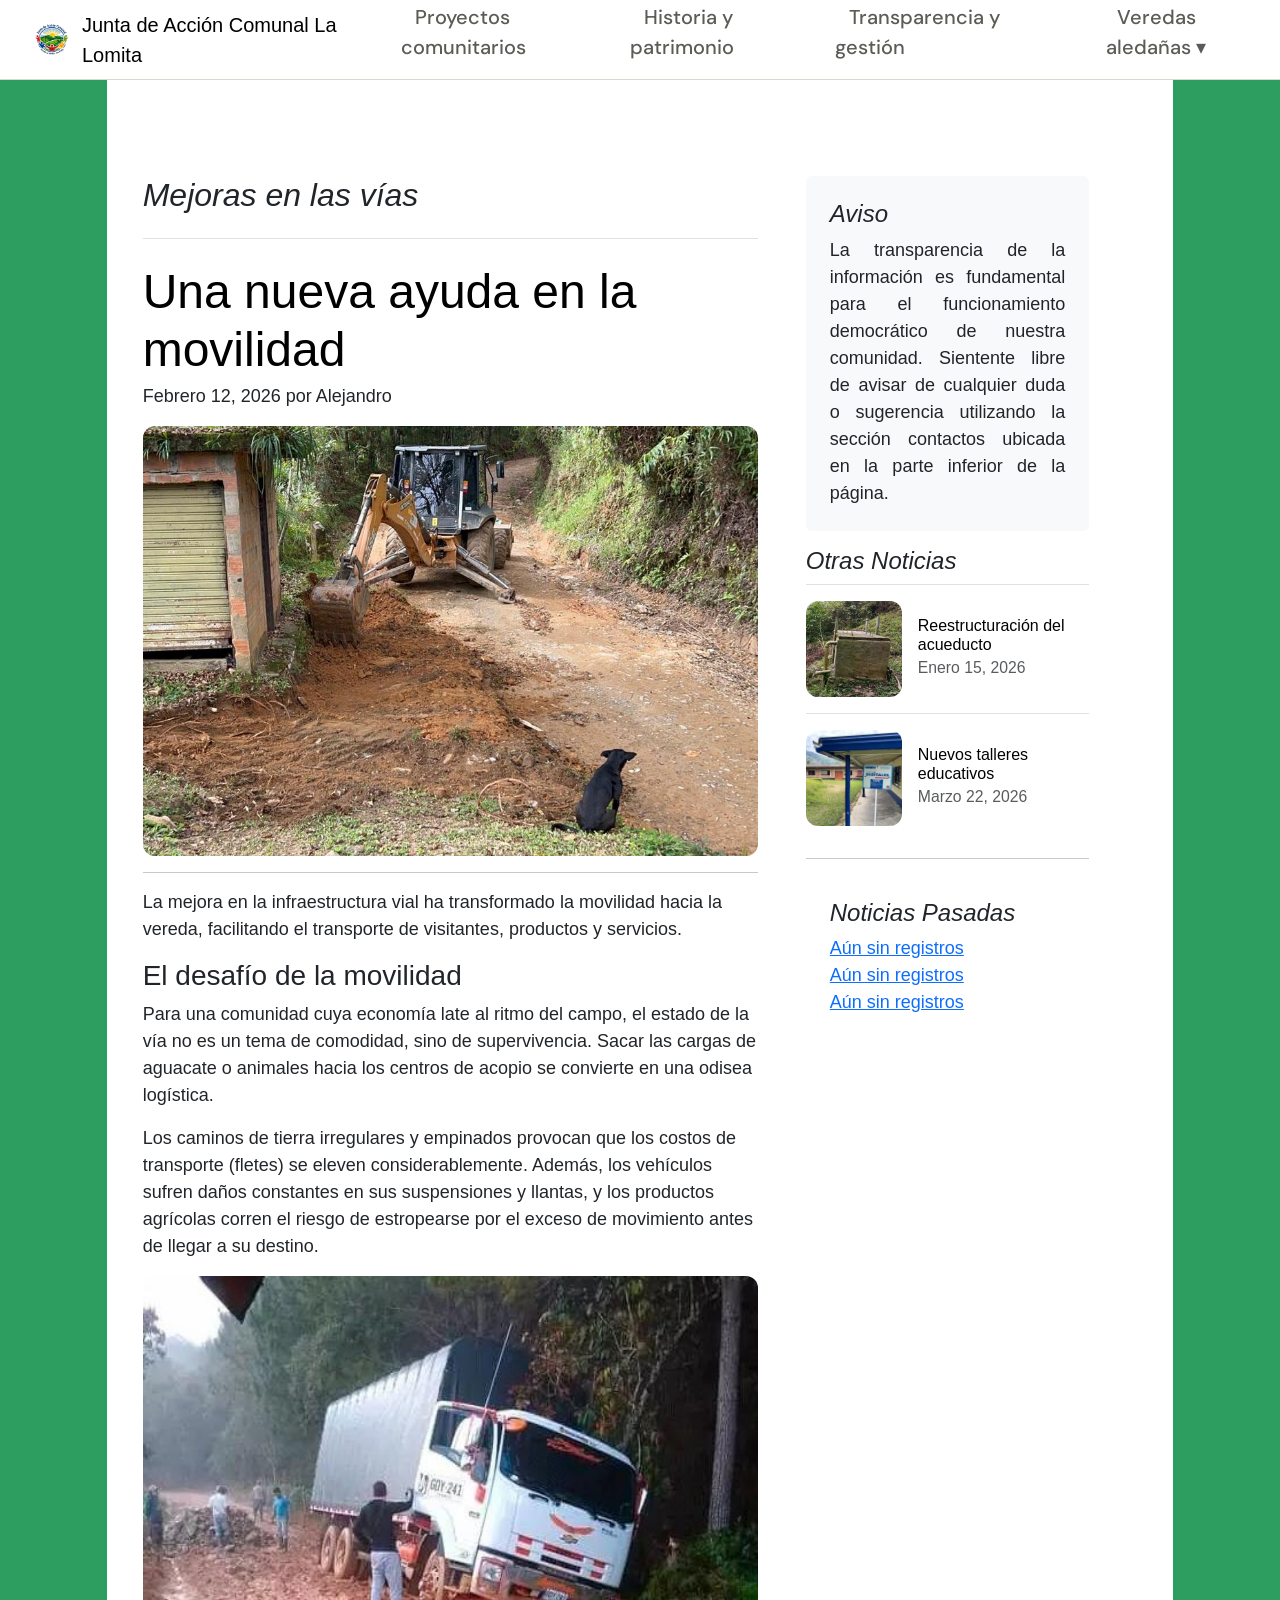
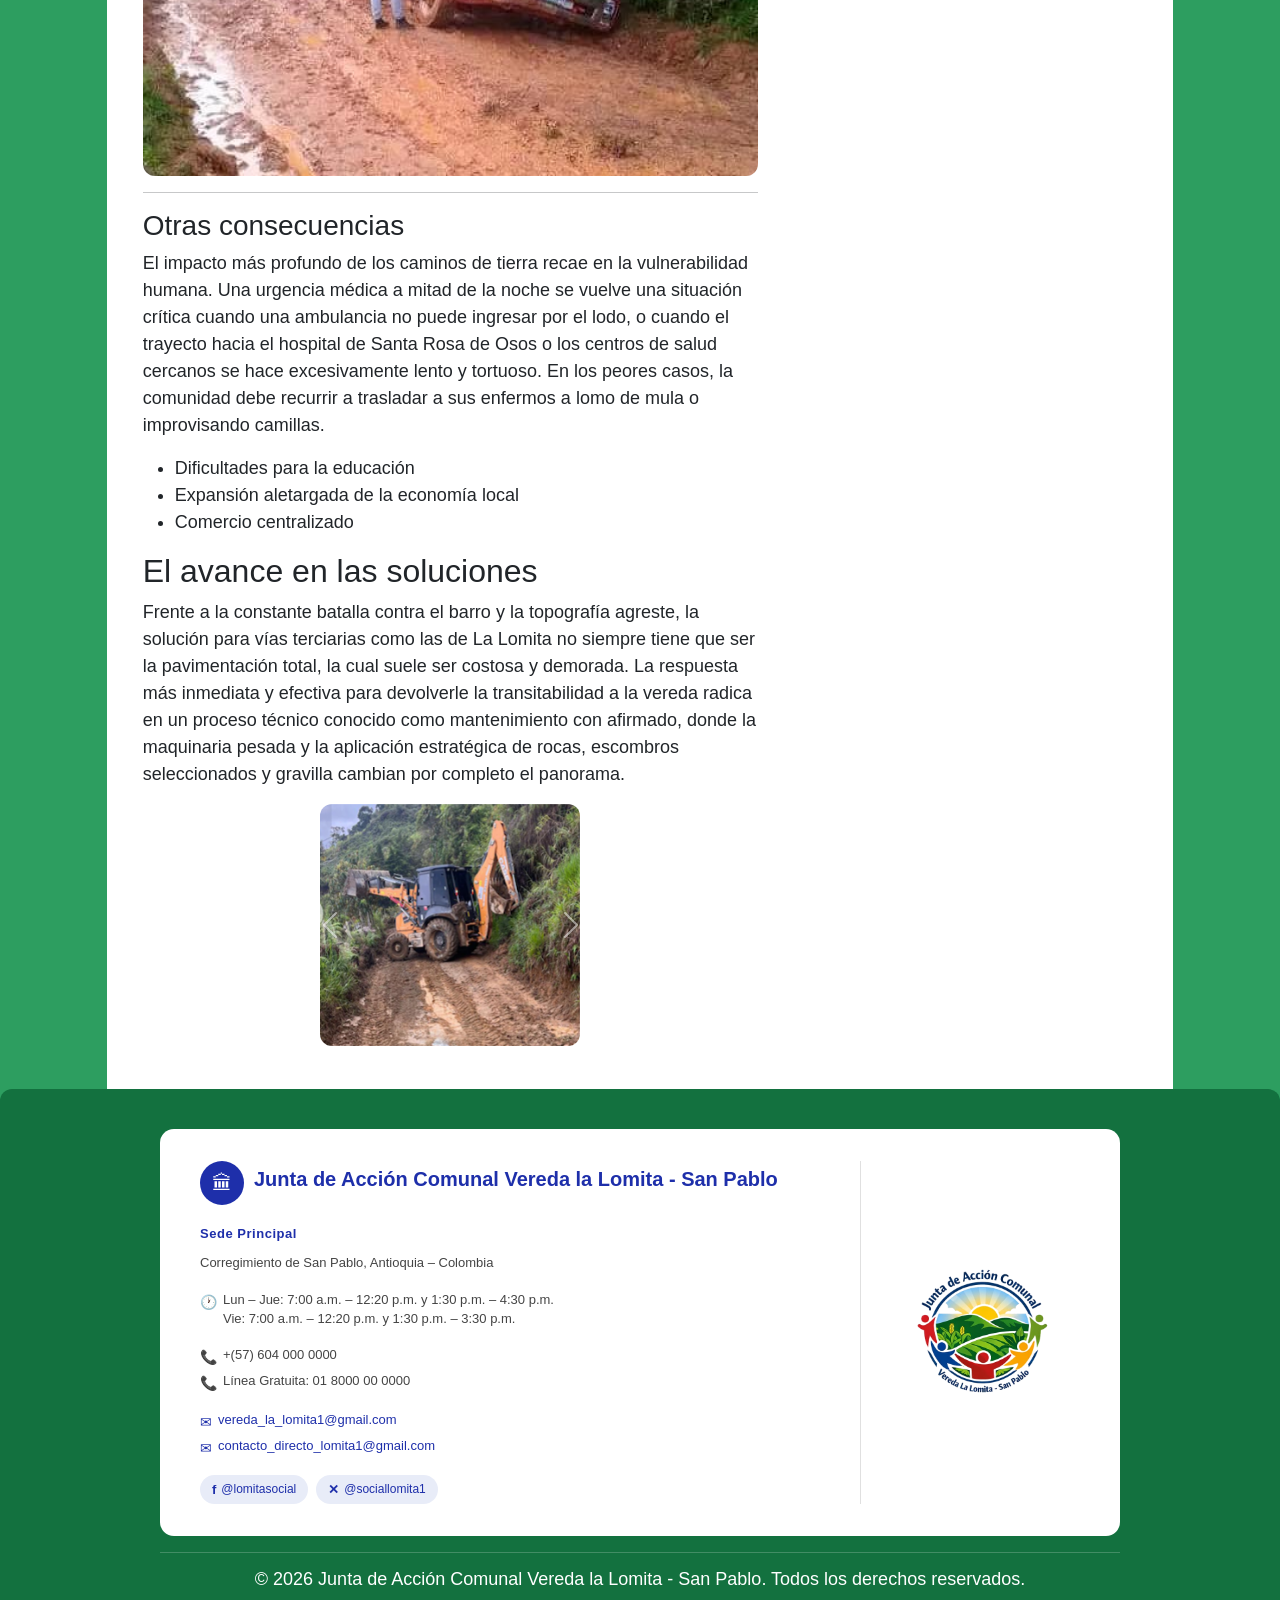
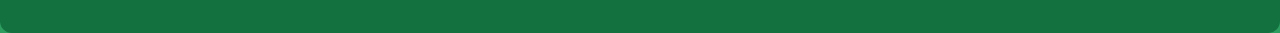
<file: noticia1.html>
<!doctype html>
<html lang="es">

<head>
  <meta charset="UTF-8" />
  <meta name="viewport" content="width=device-width, initial-scale=1.0" />
  <title>Mejoras en las vías</title>
  <link
    href="https://fonts.googleapis.com/css2?family=Fraunces:wght@400;600;700&family=DM+Sans:wght@400;500&display=swap"
    rel="stylesheet" />
  <link href="https://cdn.jsdelivr.net/npm/bootstrap@5.3.8/dist/css/bootstrap.min.css" rel="stylesheet"
    integrity="sha384-sRIl4kxILFvY47J16cr9ZwB07vP4J8+LH7qKQnuqkuIAvNWLzeN8tE5YBujZqJLB" crossorigin="anonymous" />
  <link rel="icon" type="image/png" href="img/icono_arriba.png">
  <style>
    /* ── Variables ── */
    :root {
      --verde: #13713f;
      --verde-claro: #e8f5ee;
      --verde-medio: #2d9e60;
      --gris-bg: #f4f3ef;
      --gris-borde: #ddd8ce;
      --texto: #1c1c1a;
      --texto-suave: #5c5b56;
      --blanco: #ffffff;
      --radio: 14px;
    }

    * {
      box-sizing: border-box;
      margin: 0;
      padding: 0;
    }

    body {
      font-family: 'Segoe UI', sans-serif;
    }

    /* ── NAV ── */
    .navbar-jac {
      position: sticky;
      top: 0;
      z-index: 1000;
      background: var(--blanco);
      border-bottom: 1px solid var(--gris-borde);
      padding: 0 2rem;
      height: 80px;
      display: flex;
      align-items: center;
      justify-content: space-between;
      gap: 1rem;
      animation: fadeIn 0.5s ease;
    }

    @keyframes fadeIn {
      from {
        opacity: 0;
        transform: translateY(-10px);
      }

      to {
        opacity: 1;
        transform: translateY(0);
      }
    }

    .nav-brand {
      display: flex;
      align-items: center;
      gap: 10px;
      text-decoration: none;
    }

    .nav-brand img {
      width: 40px;
      height: 40px;
      object-fit: contain;
    }

    .nav-brand span {
      font-size: 20px;
      font-weight: 500;
      color: black;
    }

    .nav-links-list {
      display: flex;
      align-items: center;
      gap: 10px;
      list-style: none;
    }

    .nav-links-list a,
    .nav-links-list button {
      font-family: "DM Sans", sans-serif;
      font-size: 20px;
      font-weight: 500;
      color: var(--texto-suave);
      text-decoration: none;
      padding: 7px 14px;
      border-radius: 8px;
      border: none;
      background: none;
      cursor: pointer;
      transition: background 0.15s, color 0.15s;
    }

    .nav-links-list a:hover,
    .nav-links-list button:hover {
      background: var(--verde-claro);
      color: var(--verde);
    }

    .nav-links-list a.activo {
      background: var(--verde-claro);
      color: var(--verde);
      font-weight: 500;
    }

    .dropdown-wrap {
      position: relative;
    }

    .dropdown-menu-jac {
      display: none;
      position: absolute;
      top: calc(100% + 6px);
      right: 0;
      background: var(--blanco);
      border: 1px solid var(--gris-borde);
      border-radius: var(--radio);
      min-width: 160px;
      overflow: hidden;
      z-index: 200;
    }

    .dropdown-wrap:hover .dropdown-menu-jac,
    .dropdown-wrap:focus-within .dropdown-menu-jac {
      display: block;
    }

    .dropdown-menu-jac a {
      display: block;
      padding: 9px 16px;
      font-size: 13px;
      color: var(--texto-suave);
      text-decoration: none;
      transition: background 0.15s;
    }

    .dropdown-menu-jac a:hover {
      background: var(--verde-claro);
      color: var(--verde);
    }

    /* =====================
         FOOTER
      ===================== */
    .footer-outer {
      background: #13713f;
      padding: 2.5rem 1.5rem 1.5rem;
    }

    .footer-card {
      background: #ffffff;
      border-radius: 14px;
      padding: 2rem 2.5rem;
      max-width: 960px;
      margin: 0 auto;
      display: grid;
      grid-template-columns: 1fr 220px;
      gap: 2rem;
    }

    /* --- Marca / Título --- */
    .footer-brand {
      display: flex;
      align-items: center;
      gap: 10px;
      margin-bottom: 1.2rem;
    }

    .brand-icon {
      width: 44px;
      height: 44px;
      background: #1e2faa;
      border-radius: 50%;
      display: flex;
      align-items: center;
      justify-content: center;
      font-size: 20px;
      color: white;
    }

    .footer-brand h2 {
      font-size: 20px;
      font-weight: 600;
      color: #1e2faa;
    }

    /* --- Info bloques --- */
    .sede-label {
      font-size: 13px;
      font-weight: 600;
      color: #1e2faa;
      margin-bottom: 0.5rem;
      letter-spacing: 0.04em;
    }

    .info-block {
      margin-bottom: 1rem;
    }

    .info-block p {
      font-size: 13px;
      color: #444;
      line-height: 1.7;
    }

    .info-row {
      display: flex;
      align-items: flex-start;
      gap: 6px;
      font-size: 13px;
      color: #444;
      margin-bottom: 3px;
    }

    .info-row .icon {
      color: #1e2faa;
      font-size: 14px;
      margin-top: 2px;
      flex-shrink: 0;
    }

    .email-link {
      color: #1e2faa;
      text-decoration: none;
      font-size: 13px;
    }

    .email-link:hover {
      text-decoration: underline;
    }

    /* --- Redes sociales --- */
    .social-row {
      display: flex;
      flex-wrap: wrap;
      gap: 8px;
      margin-top: 1rem;
    }

    .social-btn {
      display: flex;
      align-items: center;
      gap: 5px;
      font-size: 12px;
      color: #1e2faa;
      background: #e8ecf8;
      border-radius: 20px;
      padding: 5px 12px;
      text-decoration: none;
      transition: background 0.2s;
    }

    .social-btn:hover {
      background: #c8d0f0;
    }

    .social-icon {
      font-size: 13px;
      font-weight: 700;
    }

    /* --- Logo derecha --- */
    .footer-right {
      border-left: 1px solid #e0e0e0;
      padding-left: 1.5rem;
      display: flex;
      align-items: center;
      justify-content: center;
    }

    .footer-right img {
      max-width: 160px;
      max-height: 160px;
      object-fit: contain;
    }

    /* --- Barra inferior --- */
    .footer-bottom {
      max-width: 960px;
      margin: 1rem auto 0;
      padding-top: 0.8rem;
      border-top: 1px solid rgba(255, 255, 255, 0.2);
      display: flex;
      flex-wrap: wrap;
      gap: 1rem;
      justify-content: center;
    }

    .footer-bottom a {
      font-size: 12px;
      color: rgba(255, 255, 255, 0.85);
      text-decoration: none;
    }

    .footer-bottom a:hover {
      color: #fff;
      text-decoration: underline;
    }

    /* --- Responsive --- */
    @media (max-width: 640px) {
      .footer-card {
        grid-template-columns: 1fr;
      }

      .footer-right {
        border-left: none;
        border-top: 1px solid #e0e0e0;
        padding-left: 0;
        padding-top: 1rem;
      }
    }
  </style>
</head>

<body style="font-size: 18px; background-color: #2d9e60;">
  <!-- Scripts para funciones de Bootstrap, ww3School, etc -->
  <script src="https://cdn.jsdelivr.net/npm/bootstrap@5.3.8/dist/js/bootstrap.bundle.min.js"
    integrity="sha384-FKyoEForCGlyvwx9Hj09JcYn3nv7wiPVlz7YYwJrWVcXK/BmnVDxM+D2scQbITxI"
    crossorigin="anonymous"></script>
  <!-- Barra de navegación -->
  <!--Información sobre veredas (No tocar)-->
  <div class="modal fade" id="vereda1" tabindex="-1" aria-labelledby="modalLabel" aria-hidden="true">
    <div class="modal-dialog modal-dialog-centered modal-dialog-scrollable">
      <div class="modal-content">

        <div class="modal-header">
          <h5 class="modal-title" id="modalLabel">Vereda La Clara</h5>
          <button type="button" class="btn-close" data-bs-dismiss="modal" aria-label="Cerrar"></button>
        </div>

        <div class="modal-body">
          <img src="img/imagen la clara.jpg" class="img-fluid mb-3" alt="Imagen de la vereda">
          <p>Vereda La Clara-Santa Rosa es una aldea en Antioquia, Región Andina. Vereda La Clara-Santa Rosa se
            encuentra cerca de la localidad de Karelia, así como de Caserío La Clara-Santa Rosa.</p>
          <br>
          <p>Es reconocida por su cascada y por ser el limite del corregimiento de San Pablo.</p>
        </div>

        <div class="modal-footer">
          <button type="button" class="btn btn-secondary" data-bs-dismiss="modal">Cerrar</button>
        </div>

      </div>
    </div>
  </div>


  <div class="modal fade" id="vereda2" tabindex="-1" aria-labelledby="modalLabel" aria-hidden="true">
    <div class="modal-dialog modal-dialog-centered modal-dialog-scrollable">
      <div class="modal-content">

        <div class="modal-header">
          <h5 class="modal-title" id="modalLabel">Vereda El Caney</h5>
          <button type="button" class="btn-close" data-bs-dismiss="modal" aria-label="Cerrar"></button>
        </div>

        <div class="modal-body">
          <img src="img/imagen el caney.jpg" class="img-fluid mb-3" alt="Imagen de la vereda">
          <p>La vereda El Caney, ubicada en el suroriente de Santa Rosa de Osos, Antioquia, es una zona de clima cálido
            (aprox. 22°C - 30°C) asentada en la llanura aluvial del río Grande. Históricamente, su nombre proviene de
            los "caneyes", construcciones usadas para secar tabaco por habitantes de origen africano. Es una zona con
            alto potencial agrícola y de recreo, pero propensa a inundaciones.</p>
          <br>
          <p>Históricamente relacionada con el cultivo de tabaco. Actualmente, destaca por fincas cafeteras, trapiches
            paneleros y viveros.</p>
        </div>

        <div class="modal-footer">
          <button type="button" class="btn btn-secondary" data-bs-dismiss="modal">Cerrar</button>
        </div>
      </div>
    </div>
  </div>


  <div class="modal fade" id="vereda3" tabindex="-1" aria-labelledby="modalLabel" aria-hidden="true">
    <div class="modal-dialog modal-dialog-centered modal-dialog-scrollable">
      <div class="modal-content">

        <div class="modal-header">
          <h5 class="modal-title" id="modalLabel">Vereda La Pava Salamina</h5>
          <button type="button" class="btn-close" data-bs-dismiss="modal" aria-label="Cerrar"></button>
        </div>

        <div class="modal-body">
          <img src="img/imagen la pava.jpg" class="img-fluid mb-3" alt="Imagen de la vereda">
          <p>Situada en el municipio de Santa Rosa de Osos, Antioquia, es una zona rural destacada por su asociación
            de acueducto local. Esta vereda, a menudo mencionada junto con Salamina, se beneficia de iniciativas de
            desarrollo comunitario y ambiental, incluyendo jornadas de siembra de árboles lideradas por la Universidad
            de Antioquia.</p>
          <br>
          <p>Cuenta con una asociación de suscriptores privada y sin ánimo de lucro que garantiza el agua potable, el
            Acueducto Vereda Salamina – Pava.</p>
        </div>

        <div class="modal-footer">
          <button type="button" class="btn btn-secondary" data-bs-dismiss="modal">Cerrar</button>
        </div>
      </div>
    </div>
  </div>

  </div>



  <div class="modal fade" id="vereda4" tabindex="-1" aria-labelledby="modalLabel" aria-hidden="true">
    <div class="modal-dialog modal-dialog-centered modal-dialog-scrollable">
      <div class="modal-content">

        <div class="modal-header">
          <h5 class="modal-title" id="modalLabel">Vereda El Chilimaco</h5>
          <button type="button" class="btn-close" data-bs-dismiss="modal" aria-label="Cerrar"></button>
        </div>

        <div class="modal-body">
          <img src="img/imagen chilimaco.jpg" class="img-fluid mb-3" alt="Imagen de la vereda">
          <p>Es una zona rural ubicada principalmente en el corregimiento San Pablo del municipio de Santa Rosa de Osos,
            en el norte de Antioquia. Es reconocida por sus paisajes montañosos, cafetales, la proximidad al Cañón del
            Porce y por ser una ruta destacada para el senderismo y ciclismo de montaña. </p>
          <br>
          <p>Es popular entre senderistas (ruta desde la antigua fonda de Chilimaco hacia la quebrada La Morena) y
            ciclistas.</p>
        </div>

        <div class="modal-footer">
          <button type="button" class="btn btn-secondary" data-bs-dismiss="modal">Cerrar</button>
        </div>
      </div>
    </div>
  </div>

  </div>
  <!--Fin Información sobre veredas (No tocar)-->

  <nav class="navbar-jac">
    <a href="index.html" class="nav-brand">
      <img src="img/logo.png"
        onerror="this.style.background = 'var(--verde-claro)'; this.style.borderRadius = '50%';" />
      <span>Junta de Acción Comunal La Lomita</span>
    </a>

    <ul class="nav-links-list" class="d-flex justify-content-center align-items-center">
      <li>
        <a href="proyectos_comunitarios.html">Proyectos comunitarios</a>
      </li>
      <li>
        <a href="historia_patrimonio.html">Historia y patrimonio</a>
      </li>
      <li>
        <a href="transparencia_gestion.html">Transparencia y gestión</a>
      </li>
      <li>

        <div class="dropdown-wrap">
          <button>Veredas aledañas ▾</button>
          <div class="dropdown-menu-jac">
            <a href="#" class="btn btn-primary" data-bs-toggle="modal" data-bs-target="#vereda1">
              Vereda La Clara
            </a>

            <a href="#" class="btn btn-primary" data-bs-toggle="modal" data-bs-target="#vereda2">
              Vereda El Caney
            </a>
            <a href="#" class="btn btn-primary" data-bs-toggle="modal" data-bs-target="#vereda3">
              Vereda La Pava Salamina
            </a>
            <a href="#" class="btn btn-primary" data-bs-toggle="modal" data-bs-target="#vereda4">
              Vereda El Chilimaco
            </a>


          </div>
      </li>
    </ul>
  </nav>
  <!-- Contenido principal -->
  <div class="container-fluid">
    <div class="row justify-content-center">
      <div class="row col-10" style="background-color: white;">

        <div class="row g-5">
          <div class="col-md-8">
            <h2 class="pb-4 mb-4 fst-italic border-bottom">
              Mejoras en las vías
            </h2>
            <article class="blog-post">
              <h2 class="display-5 link-body-emphasis mb-1">Una nueva ayuda en la movilidad</h2>
              <p class="blog-post-meta">Febrero 12, 2026 por Alejandro </p>
              <img src="img/Via/Arreglo de la vía.jpeg" width="100%" alt="imagen de un camion en la via"
                style="border-radius: 12px;">
              <hr>
              <p>La mejora en la infraestructura vial ha transformado la movilidad hacia la vereda, facilitando el
                transporte de visitantes, productos y servicios.</p>
              <h3>El desafío de la movilidad</h3>
              <p>Para una comunidad cuya economía late al ritmo del campo, el estado de la vía no es un tema de
                comodidad, sino de supervivencia. Sacar las cargas de aguacate o animales hacia los centros de acopio se
                convierte en una odisea logística. </p>

              <p>Los caminos de tierra irregulares y empinados provocan que los costos de transporte (fletes) se eleven
                considerablemente. Además, los vehículos sufren daños constantes en sus suspensiones y llantas, y los
                productos agrícolas corren el riesgo de estropearse por el exceso de movimiento antes de llegar a su
                destino.</p>
              <img src="img/Via/Estado de la Via P1.jpeg" width="100%" height="500" alt="imagen de un camion en la via"
                style="border-radius: 12px;">
              <hr>
              <h3>Otras consecuencias</h3>
              <p>El impacto más profundo de los caminos de tierra recae en la vulnerabilidad humana. Una urgencia médica
                a mitad de la noche se vuelve una situación crítica cuando una ambulancia no puede ingresar por el lodo,
                o cuando el trayecto hacia el hospital de Santa Rosa de Osos o los centros de salud cercanos se hace
                excesivamente lento y tortuoso. En los peores casos, la comunidad debe recurrir a trasladar a sus
                enfermos a lomo de mula o improvisando camillas.</p>
              <ul>
                <li>Dificultades para la educación </li>
                <li>Expansión aletargada de la economía local</li>
                <li>Comercio centralizado</li>
              </ul>


              <h2>El avance en las soluciones</h2>
              <p>Frente a la constante batalla contra el barro y la topografía agreste, la solución para vías terciarias
                como las de La Lomita no siempre tiene que ser la pavimentación total, la cual suele ser costosa y
                demorada. La respuesta más inmediata y efectiva para devolverle la transitabilidad a la vereda radica en
                un proceso técnico conocido como mantenimiento con afirmado, donde la maquinaria pesada y la aplicación
                estratégica de rocas, escombros seleccionados y gravilla cambian por completo el panorama.</p>

              <!-- carrusel de imagenes-->
              <div class="container-fluid">
                <div class="row justify-content-center">
                  <div class="row col-6">
                    <div id="carouselExample" class="carousel slide">
                      <div class="carousel-inner" style="border-radius: 12px;">
                        <div class="carousel-item active">
                          <img src="img/Via/mejora1.png" class="d-block w-100" alt="...">
                        </div>
                        <div class="carousel-item">
                          <img src="img/Via/mejora2.png" class="d-block w-100" alt="...">
                        </div>
                        <div class="carousel-item">
                          <img src="img/Via/mejora3.png" class="d-block w-100" alt="...">
                        </div>
                        <div class="carousel-item">
                          <img src="img/Via/mejora4.png" class="d-block w-100" alt="...">
                        </div>
                      </div>
                      <button class="carousel-control-prev" type="button" data-bs-target="#carouselExample"
                        data-bs-slide="prev">
                        <span class="carousel-control-prev-icon" aria-hidden="true"></span>
                        <span class="visually-hidden">Previous</span>
                      </button>
                      <button class="carousel-control-next" type="button" data-bs-target="#carouselExample"
                        data-bs-slide="next">
                        <span class="carousel-control-next-icon" aria-hidden="true"></span>
                        <span class="visually-hidden">Next</span>
                      </button>
                    </div>
                  </div>
                </div>
              </div>
              <p><br></p>
            </article>
          </div>

          <!-- Barra lateral -->
          <div class="col-md-4">
            <div class="position-sticky" style="top: 2rem;">
              <div class="p-4 mb-3 bg-body-tertiary rounded">
                <h4 class="fst-italic">Aviso</h4>
                <p class="mb-0" style="text-align: justify;">La transparencia de la información es fundamental para el
                  funcionamiento democrático de
                  nuestra comunidad. Sientente libre de avisar de cualquier duda o sugerencia utilizando la sección
                  contactos ubicada en la parte inferior de la página.</p>
              </div>
              <div>
                <h4 class="fst-italic">Otras Noticias</h4>
                <ul class="list-unstyled">
                  <!-- Noticia 1-->
                  <li> <a
                      class="d-flex flex-column flex-lg-row gap-3 align-items-start align-items-lg-center py-3 link-body-emphasis text-decoration-none border-top"
                      href="noticia2.html"> <img src="img/Mejoras del Acueducto/icono_acueducto.jpg" width="96"
                        style="border-radius: 12px;" alt="Acueducto icono">
                      <div class="col-lg-8">
                        <h6 class="mb-0">Reestructuración del acueducto</h6> <small class="text-body-secondary">Enero
                          15,
                          2026</small>
                      </div>
                    </a> </li>
                  <!-- Noticia 2-->
                  <li> <a
                      class="d-flex flex-column flex-lg-row gap-3 align-items-start align-items-lg-center py-3 link-body-emphasis text-decoration-none border-top"
                      href="noticia3.html"> <img src="img/Escuelas y ruta/icono_escuela.jpg" width="96"
                        style="border-radius: 12px;" alt="Escuela icono">
                      <div class="col-lg-8">
                        <h6 class="mb-0">Nuevos talleres educativos</h6> <small class="text-body-secondary">Marzo
                          22,
                          2026</small>
                      </div>
                    </a> </li>
                  <hr>

                </ul>
              </div>
              <div class="p-4">
                <h4 class="fst-italic">Noticias Pasadas</h4>
                <ol class="list-unstyled">
                  <li><a href="#">Aún sin registros</a></li>
                  <li><a href="#">Aún sin registros</a></li>
                  <li><a href="#">Aún sin registros</a></li>
                </ol>
              </div>

            </div>
          </div>
        </div>
      </div>
    </div>
  </div>


  <!-- =================================FOOTER==================================== -->
  <footer class="footer-outer" style="border-radius: 12px;">
    <div class="footer-card">

      <!-- Columna izquierda: información de contacto -->
      <div class="footer-left">
        <div class="footer-brand">
          <div class="brand-icon">🏛</div>

          <!-- inicio -->
          <h2>Junta de Acción Comunal Vereda la Lomita - San Pablo</h2>
        </div>
        <p class="sede-label">Sede Principal</p>
        <div class="info-block">

          <!-- Dirección -->
          <p>Corregimiento de San Pablo, Antioquia – Colombia</p>
        </div>

        <div class="info-block">
          <div class="info-row">
            <span class="icon">🕐</span>

            <!-- Horarios -->
            <span>
              Lun – Jue: 7:00 a.m. – 12:20 p.m. y 1:30 p.m. – 4:30 p.m.<br>
              Vie: 7:00 a.m. – 12:20 p.m. y 1:30 p.m. – 3:30 p.m.
            </span>
          </div>
        </div>
        <div class="info-block">

          <!-- teléfonos -->
          <div class="info-row"><span class="icon">📞</span><span>+(57) 604 000 0000</span></div>
          <div class="info-row"><span class="icon">📞</span><span>Línea Gratuita: 01 8000 00 0000</span></div>
        </div>
        <div class="info-block">

          <!-- Correos-->
          <div class="info-row">
            <span class="icon">✉</span>
            <span><a href="mailto:contacto@tuorganizacion.gov.co"
                class="email-link">vereda_la_lomita1@gmail.com</a></span>
          </div>
          <div class="info-row">
            <span class="icon">✉</span>
            <span><a href="mailto:notificaciones@tuorganizacion.gov.co"
                class="email-link">contacto_directo_lomita1@gmail.com</a></span>
          </div>
        </div>

        <!-- Redes sociales -->
        <div class="social-row">
          <a href="https://facebook.com" target="_blank" class="social-btn">
            <span class="social-icon facebook">f</span>
            @lomitasocial
          </a>
          <a href="https://x.com" target="_blank" class="social-btn">
            <span class="social-icon twitter">✕</span>
            @sociallomita1
          </a>

        </div>

      </div>

      <!-- Columna derecha: logo de la institución -->
      <div class="footer-right">
        <img src="img/logo.png" alt="Logo Junta de Acción Comunal Vereda la Lomita - San Pablo">
      </div>

    </div>

    <!-- Barra inferior-->
    <div class="footer-bottom">
      <p style="color: white;">© 2026 Junta de Acción Comunal Vereda la Lomita - San Pablo. Todos los derechos reservados.</p>
    </div>

  </footer>
  <script src="script.js"></script>

</body>

</html>
</file>
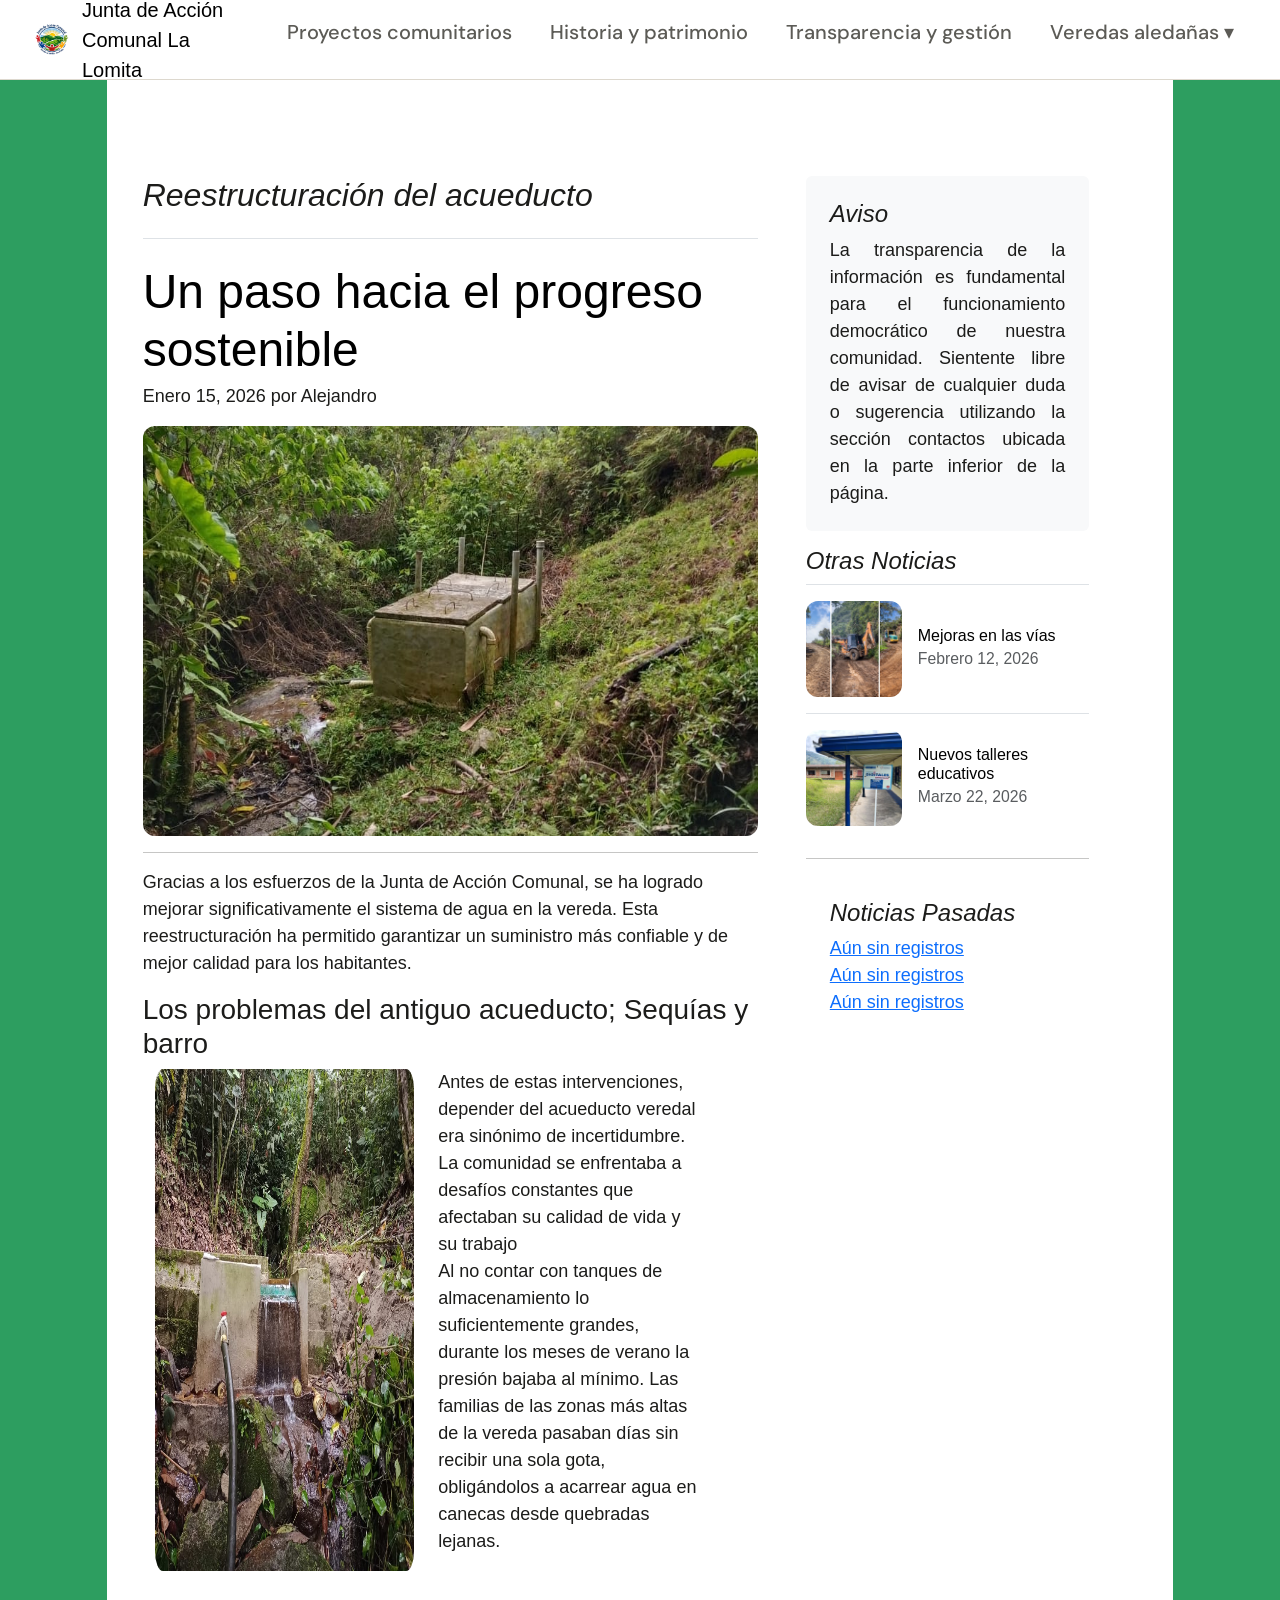
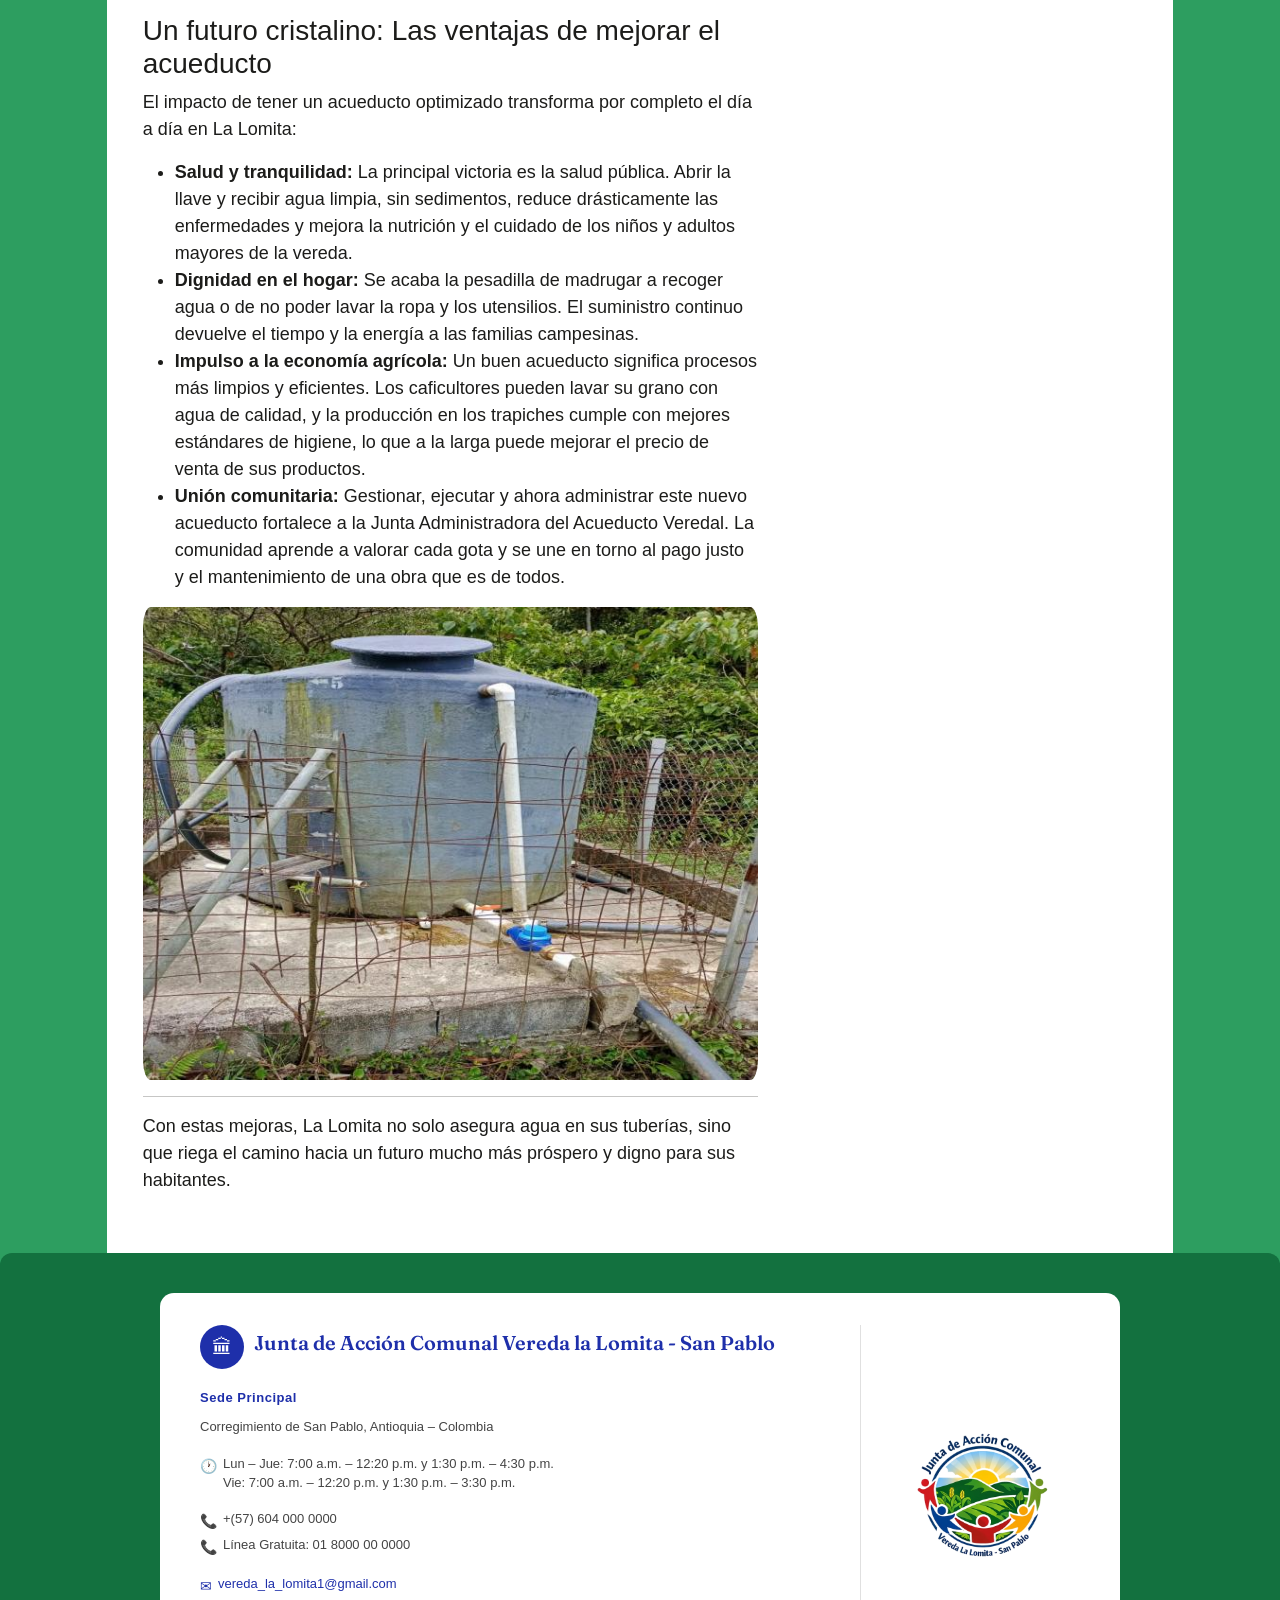
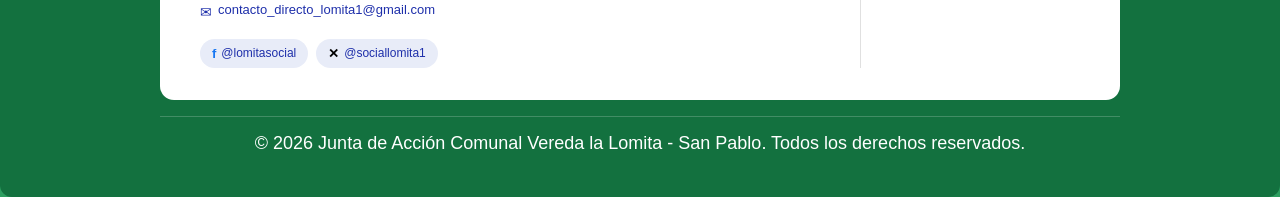
<file: noticia2.html>
<!doctype html>
<html lang="es">

<head>
  <meta charset="UTF-8" />
  <meta name="viewport" content="width=device-width, initial-scale=1.0" />
  <title>Reestructuración del acueducto</title>
  <link
    href="https://fonts.googleapis.com/css2?family=Fraunces:wght@400;600;700&family=DM+Sans:wght@400;500&display=swap"
    rel="stylesheet" />
  <link href="https://cdn.jsdelivr.net/npm/bootstrap@5.3.8/dist/css/bootstrap.min.css" rel="stylesheet"
    integrity="sha384-sRIl4kxILFvY47J16cr9ZwB07vP4J8+LH7qKQnuqkuIAvNWLzeN8tE5YBujZqJLB" crossorigin="anonymous" />
  <link rel="stylesheet" href="styles.css" />
  <link rel="icon" type="image/png" href="img/icono_arriba.png">
</head>

<body style="font-size: 18px; background-color: #2d9e60;">
  <!-- Scripts para funciones de Bootstrap, ww3School, etc -->
  <script src="https://cdn.jsdelivr.net/npm/bootstrap@5.3.8/dist/js/bootstrap.bundle.min.js"
    integrity="sha384-FKyoEForCGlyvwx9Hj09JcYn3nv7wiPVlz7YYwJrWVcXK/BmnVDxM+D2scQbITxI"
    crossorigin="anonymous"></script>
  <!-- Barra de navegación -->
  <!--Información sobre veredas (No tocar)-->
  <div class="modal fade" id="vereda1" tabindex="-1" aria-labelledby="modalLabel" aria-hidden="true">
    <div class="modal-dialog modal-dialog-centered modal-dialog-scrollable">
      <div class="modal-content">

        <div class="modal-header">
          <h5 class="modal-title" id="modalLabel">Vereda La Clara</h5>
          <button type="button" class="btn-close" data-bs-dismiss="modal" aria-label="Cerrar"></button>
        </div>

        <div class="modal-body">
          <img src="img/imagen la clara.jpg" class="img-fluid mb-3" alt="Imagen de la vereda">
          <p>Vereda La Clara-Santa Rosa es una aldea en Antioquia, Región Andina. Vereda La Clara-Santa Rosa se
            encuentra cerca de la localidad de Karelia, así como de Caserío La Clara-Santa Rosa.</p>
          <br>
          <p>Es reconocida por su cascada y por ser el limite del corregimiento de San Pablo.</p>
        </div>

        <div class="modal-footer">
          <button type="button" class="btn btn-secondary" data-bs-dismiss="modal">Cerrar</button>
        </div>

      </div>
    </div>
  </div>


  <div class="modal fade" id="vereda2" tabindex="-1" aria-labelledby="modalLabel" aria-hidden="true">
    <div class="modal-dialog modal-dialog-centered modal-dialog-scrollable">
      <div class="modal-content">

        <div class="modal-header">
          <h5 class="modal-title" id="modalLabel">Vereda El Caney</h5>
          <button type="button" class="btn-close" data-bs-dismiss="modal" aria-label="Cerrar"></button>
        </div>

        <div class="modal-body">
          <img src="img/imagen el caney.jpg" class="img-fluid mb-3" alt="Imagen de la vereda">
          <p>La vereda El Caney, ubicada en el suroriente de Santa Rosa de Osos, Antioquia, es una zona de clima cálido
            (aprox. 22°C - 30°C) asentada en la llanura aluvial del río Grande. Históricamente, su nombre proviene de
            los "caneyes", construcciones usadas para secar tabaco por habitantes de origen africano. Es una zona con
            alto potencial agrícola y de recreo, pero propensa a inundaciones.</p>
          <br>
          <p>Históricamente relacionada con el cultivo de tabaco. Actualmente, destaca por fincas cafeteras, trapiches
            paneleros y viveros.</p>
        </div>

        <div class="modal-footer">
          <button type="button" class="btn btn-secondary" data-bs-dismiss="modal">Cerrar</button>
        </div>
      </div>
    </div>
  </div>


  <div class="modal fade" id="vereda3" tabindex="-1" aria-labelledby="modalLabel" aria-hidden="true">
    <div class="modal-dialog modal-dialog-centered modal-dialog-scrollable">
      <div class="modal-content">

        <div class="modal-header">
          <h5 class="modal-title" id="modalLabel">Vereda La Pava Salamina</h5>
          <button type="button" class="btn-close" data-bs-dismiss="modal" aria-label="Cerrar"></button>
        </div>

        <div class="modal-body">
          <img src="img/imagen la pava.jpg" class="img-fluid mb-3" alt="Imagen de la vereda">
          <p>Situada en el municipio de Santa Rosa de Osos, Antioquia, es una zona rural destacada por su asociación
            de acueducto local. Esta vereda, a menudo mencionada junto con Salamina, se beneficia de iniciativas de
            desarrollo comunitario y ambiental, incluyendo jornadas de siembra de árboles lideradas por la Universidad
            de Antioquia.</p>
          <br>
          <p>Cuenta con una asociación de suscriptores privada y sin ánimo de lucro que garantiza el agua potable, el
            Acueducto Vereda Salamina – Pava.</p>
        </div>

        <div class="modal-footer">
          <button type="button" class="btn btn-secondary" data-bs-dismiss="modal">Cerrar</button>
        </div>
      </div>
    </div>
  </div>

  </div>



  <div class="modal fade" id="vereda4" tabindex="-1" aria-labelledby="modalLabel" aria-hidden="true">
    <div class="modal-dialog modal-dialog-centered modal-dialog-scrollable">
      <div class="modal-content">

        <div class="modal-header">
          <h5 class="modal-title" id="modalLabel">Vereda El Chilimaco</h5>
          <button type="button" class="btn-close" data-bs-dismiss="modal" aria-label="Cerrar"></button>
        </div>

        <div class="modal-body">
          <img src="img/imagen chilimaco.jpg" class="img-fluid mb-3" alt="Imagen de la vereda">
          <p>Es una zona rural ubicada principalmente en el corregimiento San Pablo del municipio de Santa Rosa de Osos,
            en el norte de Antioquia. Es reconocida por sus paisajes montañosos, cafetales, la proximidad al Cañón del
            Porce y por ser una ruta destacada para el senderismo y ciclismo de montaña. </p>
          <br>
          <p>Es popular entre senderistas (ruta desde la antigua fonda de Chilimaco hacia la quebrada La Morena) y
            ciclistas.</p>
        </div>

        <div class="modal-footer">
          <button type="button" class="btn btn-secondary" data-bs-dismiss="modal">Cerrar</button>
        </div>
      </div>
    </div>
  </div>

  </div>
  <!--Fin Información sobre veredas (No tocar)-->

  <nav class="navbar-jac">
    <a href="index.html" class="nav-brand">
      <img src="img/logo.png"
        onerror="this.style.background = 'var(--verde-claro)'; this.style.borderRadius = '50%';" />
      <span>Junta de Acción Comunal La Lomita</span>
    </a>

    <ul class="nav-links-list" class="d-flex justify-content-center align-items-center">
      <li>
        <a href="proyectos_comunitarios.html">Proyectos comunitarios</a>
      </li>
      <li>
        <a href="historia_patrimonio.html">Historia y patrimonio</a>
      </li>
      <li>
        <a href="transparencia_gestion.html">Transparencia y gestión</a>
      </li>
      <li>

        <div class="dropdown-wrap">
          <button>Veredas aledañas ▾</button>
          <div class="dropdown-menu-jac">
            <a href="#" class="btn btn-primary" data-bs-toggle="modal" data-bs-target="#vereda1">
              Vereda La Clara
            </a>

            <a href="#" class="btn btn-primary" data-bs-toggle="modal" data-bs-target="#vereda2">
              Vereda El Caney
            </a>
            <a href="#" class="btn btn-primary" data-bs-toggle="modal" data-bs-target="#vereda3">
              Vereda La Pava Salamina
            </a>
            <a href="#" class="btn btn-primary" data-bs-toggle="modal" data-bs-target="#vereda4">
              Vereda El Chilimaco
            </a>


          </div>
      </li>
    </ul>
  </nav>
  <!--                              Contenido principal                               -->
  <div class="container-fluid">
    <div class="row justify-content-center">
      <div class="row col-10" style="background-color: white;">

        <div class="row g-5">
          <div class="col-md-8">
            <h2 class="pb-4 mb-4 fst-italic border-bottom">
              Reestructuración del acueducto
            </h2>
            <article class="blog-post">
              <h2 class="display-5 link-body-emphasis mb-1">Un paso hacia el progreso sostenible</h2>
              <p class="blog-post-meta">Enero 15, 2026 por Alejandro </p>
              <img src="img/Mejoras del Acueducto/Acueducto p2.jpeg" width="100%" alt="imagen del acueducto antiguo"
                style="border-radius: 12px;">
              <hr>
              <p>Gracias a los esfuerzos de la Junta de Acción Comunal, se ha logrado mejorar significativamente el
                sistema de agua en la vereda. Esta reestructuración ha permitido garantizar un suministro más confiable
                y de mejor calidad para los habitantes.</p>

              <h3>Los problemas del antiguo acueducto; Sequías y barro</h3>
              <div class="container-fluid">
                <div class="row justify-content-left">
                  <div class="row col-6" style="background-color: white;">
                    <img src="img/Mejoras del Acueducto/ducto funcionando p5.jpeg" style="border-radius: 20px;">
                  </div>
                  <div class="row col-6" style="background-color: white;">
                    <p>Antes de estas intervenciones, depender del acueducto veredal era sinónimo de incertidumbre. La
                      comunidad se enfrentaba a desafíos constantes que afectaban su calidad de vida y su trabajo <br>
                      Al no contar con tanques de almacenamiento lo suficientemente grandes, durante los meses de verano
                      la presión bajaba al mínimo. Las familias de las zonas más altas de la vereda pasaban días sin
                      recibir una sola gota, obligándolos a acarrear agua en canecas desde quebradas lejanas.</p>
                  </div>
                </div>
              </div>
              <p><br></p> <!-- Separador-->
              <h3>Un futuro cristalino: Las ventajas de mejorar el acueducto</h3>
              <p>El impacto de tener un acueducto optimizado transforma por completo el día a día en La Lomita:</p>
              <ul>
                <li><strong>Salud y tranquilidad:</strong> La principal victoria es la salud pública. Abrir la llave y
                  recibir agua limpia, sin sedimentos, reduce drásticamente las enfermedades y mejora la nutrición y el
                  cuidado de los niños y adultos mayores de la vereda.</li>
                <li><strong>Dignidad en el hogar:</strong> Se acaba la pesadilla de madrugar a recoger agua o de no
                  poder lavar la ropa y los utensilios. El suministro continuo devuelve el tiempo y la energía a las
                  familias campesinas.</li>
                <li><strong>Impulso a la economía agrícola:</strong> Un buen acueducto significa procesos más limpios y
                  eficientes. Los caficultores pueden lavar su grano con agua de calidad, y la producción en los
                  trapiches cumple con mejores estándares de higiene, lo que a la larga puede mejorar el precio de venta
                  de sus productos.</li>
                <li><strong>Unión comunitaria:</strong> Gestionar, ejecutar y ahora administrar este nuevo acueducto
                  fortalece a la Junta Administradora del Acueducto Veredal. La comunidad aprende a valorar cada gota y
                  se une en torno al pago justo y el mantenimiento de una obra que es de todos.</li>
              </ul>
              <div class="row justify-content-center">
                <img src="img/Mejoras del Acueducto/tanque.jpg" height="80%" alt="imagen de un tanque de almacenamiento"
                  style="border-radius: 20px; position: relative;">
              </div>
              <hr>

              <p>Con estas mejoras, La Lomita no solo asegura agua en sus tuberías, sino que riega el camino hacia un
                futuro mucho más próspero y digno para sus habitantes.</p>

              <p><br></p> <!-- Separador-->
            </article>
          </div>

          <!-- Barra lateral -->
          <div class="col-md-4">
            <div class="position-sticky" style="top: 2rem;">
              <div class="p-4 mb-3 bg-body-tertiary rounded">
                <h4 class="fst-italic">Aviso</h4>
                <p class="mb-0" style="text-align: justify;">La transparencia de la información es fundamental para el
                  funcionamiento democrático de
                  nuestra comunidad. Sientente libre de avisar de cualquier duda o sugerencia utilizando la sección
                  contactos ubicada en la parte inferior de la página.</p>
              </div>
              <div>
                <h4 class="fst-italic">Otras Noticias</h4>
                <ul class="list-unstyled">
                  <!-- Noticia 1-->
                  <li> <a
                      class="d-flex flex-column flex-lg-row gap-3 align-items-start align-items-lg-center py-3 link-body-emphasis text-decoration-none border-top"
                      href="noticia1.html"> <img src="img/Via/vias_icono.jpg" width="96" style="border-radius: 12px;"
                        alt="Acueducto icono">
                      <div class="col-lg-8">
                        <h6 class="mb-0">Mejoras en las vías</h6> <small class="text-body-secondary">Febrero
                          12,
                          2026</small>
                      </div>
                    </a> </li>
                  <!-- Noticia 2-->
                  <li> <a
                      class="d-flex flex-column flex-lg-row gap-3 align-items-start align-items-lg-center py-3 link-body-emphasis text-decoration-none border-top"
                      href="noticia3.html"> <img src="img/Escuelas y ruta/icono_escuela.jpg" width="96"
                        style="border-radius: 12px;" alt="Escuela icono">
                      <div class="col-lg-8">
                        <h6 class="mb-0">Nuevos talleres educativos</h6> <small class="text-body-secondary">Marzo
                          22,
                          2026</small>
                      </div>
                    </a> </li>
                  <hr>

                </ul>
              </div>
              <div class="p-4">
                <h4 class="fst-italic">Noticias Pasadas</h4>
                <ol class="list-unstyled">
                  <li><a href="#">Aún sin registros</a></li>
                  <li><a href="#">Aún sin registros</a></li>
                  <li><a href="#">Aún sin registros</a></li>
                </ol>
              </div>

            </div>
          </div>
        </div>
      </div>
    </div>
  </div>
  <!-- =================================FOOTER==================================== -->
  <footer class="footer-outer" style="border-radius: 12px;">
    <div class="footer-card">

      <!-- Columna izquierda: información de contacto -->
      <div class="footer-left">
        <div class="footer-brand">
          <div class="brand-icon">🏛</div>

          <!-- inicio -->
          <h2>Junta de Acción Comunal Vereda la Lomita - San Pablo</h2>
        </div>
        <p class="sede-label">Sede Principal</p>
        <div class="info-block">

          <!-- Dirección -->
          <p>Corregimiento de San Pablo, Antioquia – Colombia</p>
        </div>

        <div class="info-block">
          <div class="info-row">
            <span class="icon">🕐</span>

            <!-- Horarios -->
            <span>
              Lun – Jue: 7:00 a.m. – 12:20 p.m. y 1:30 p.m. – 4:30 p.m.<br>
              Vie: 7:00 a.m. – 12:20 p.m. y 1:30 p.m. – 3:30 p.m.
            </span>
          </div>
        </div>
        <div class="info-block">

          <!-- teléfonos -->
          <div class="info-row"><span class="icon">📞</span><span>+(57) 604 000 0000</span></div>
          <div class="info-row"><span class="icon">📞</span><span>Línea Gratuita: 01 8000 00 0000</span></div>
        </div>
        <div class="info-block">

          <!-- Correos-->
          <div class="info-row">
            <span class="icon">✉</span>
            <span><a href="mailto:contacto@tuorganizacion.gov.co"
                class="email-link">vereda_la_lomita1@gmail.com</a></span>
          </div>
          <div class="info-row">
            <span class="icon">✉</span>
            <span><a href="mailto:notificaciones@tuorganizacion.gov.co"
                class="email-link">contacto_directo_lomita1@gmail.com</a></span>
          </div>
        </div>

        <!-- Redes sociales -->
        <div class="social-row">
          <a href="https://facebook.com" target="_blank" class="social-btn">
            <span class="social-icon facebook">f</span>
            @lomitasocial
          </a>
          <a href="https://x.com" target="_blank" class="social-btn">
            <span class="social-icon twitter">✕</span>
            @sociallomita1
          </a>

        </div>

      </div>

      <!-- Columna derecha: logo de la institución -->
      <div class="footer-right">
        <img src="img/logo.png" alt="Logo Junta de Acción Comunal Vereda la Lomita - San Pablo">
      </div>

    </div>

    <!-- Barra inferior-->
    <div class="footer-bottom">
      <p style="color: white;">© 2026 Junta de Acción Comunal Vereda la Lomita - San Pablo. Todos los derechos reservados.</p>
    </div>

  </footer>
  <script src="script.js"></script>

</body>

</html>
</file>
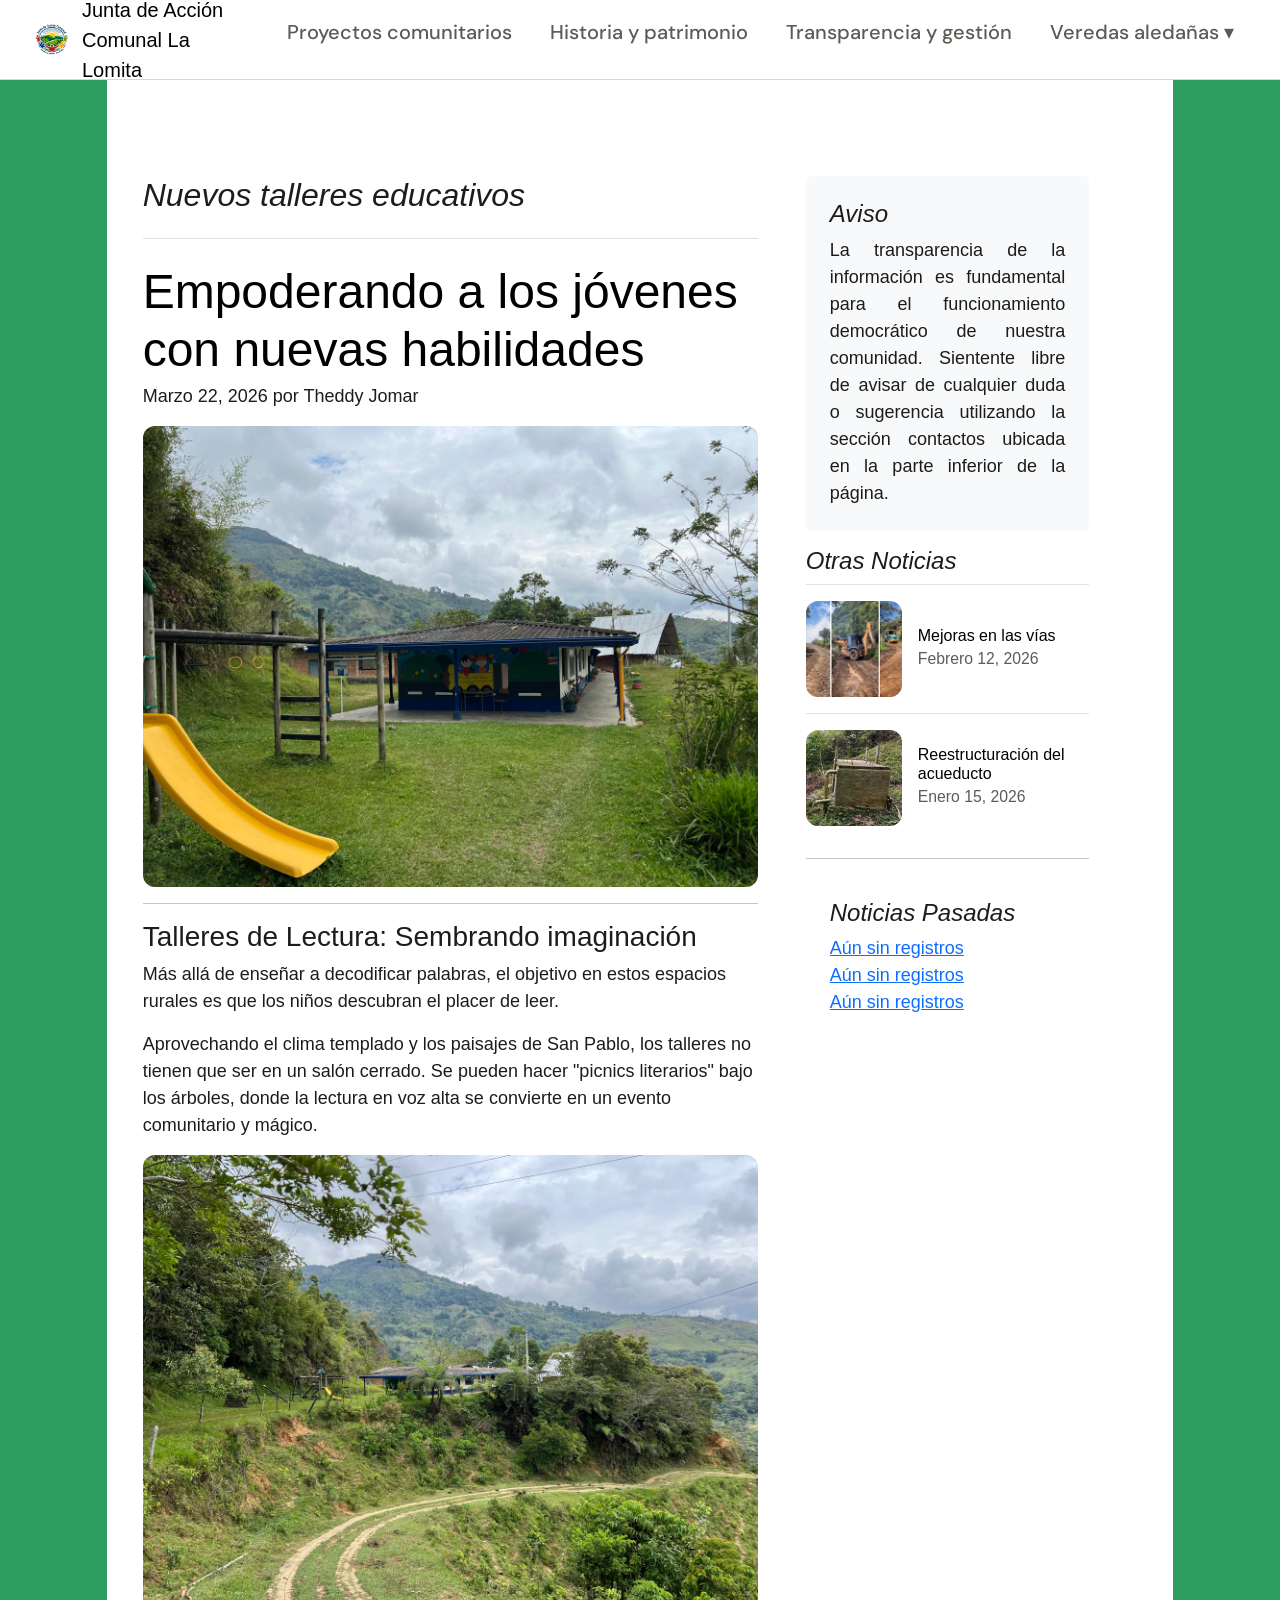
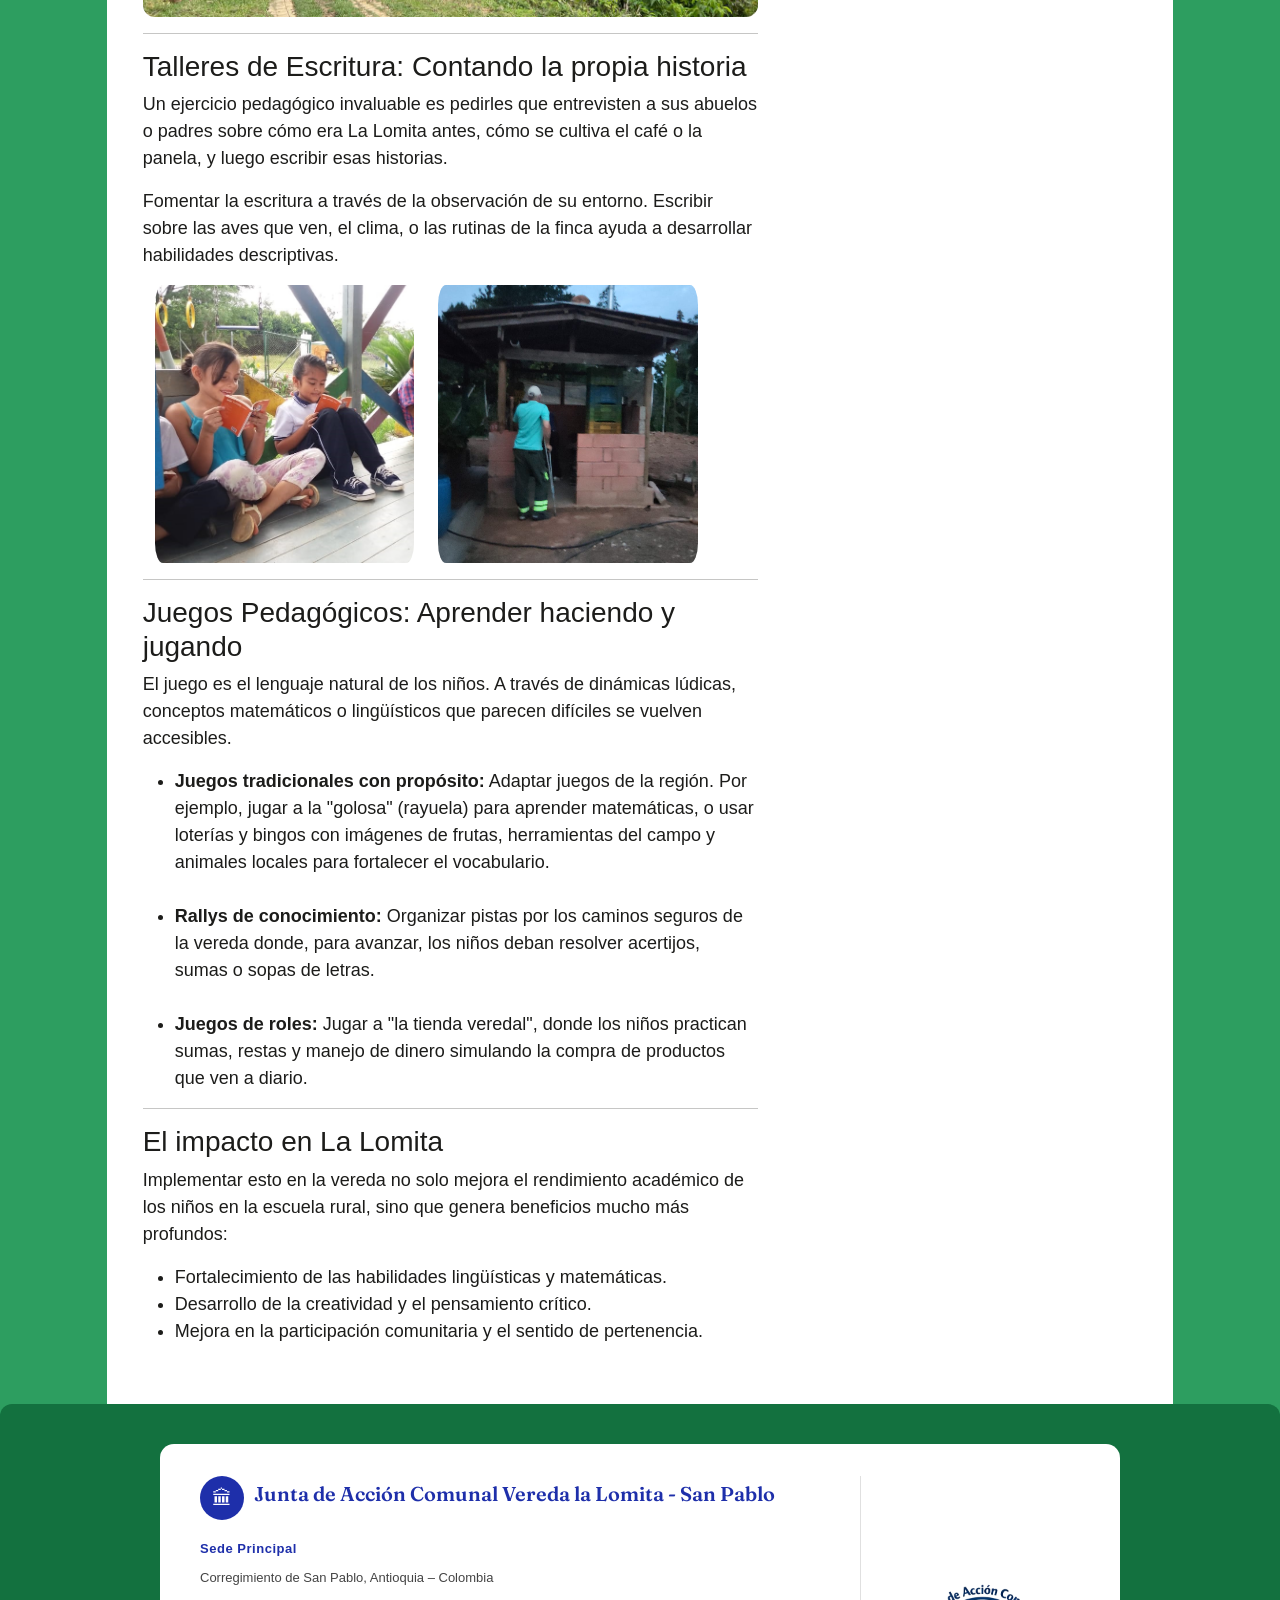
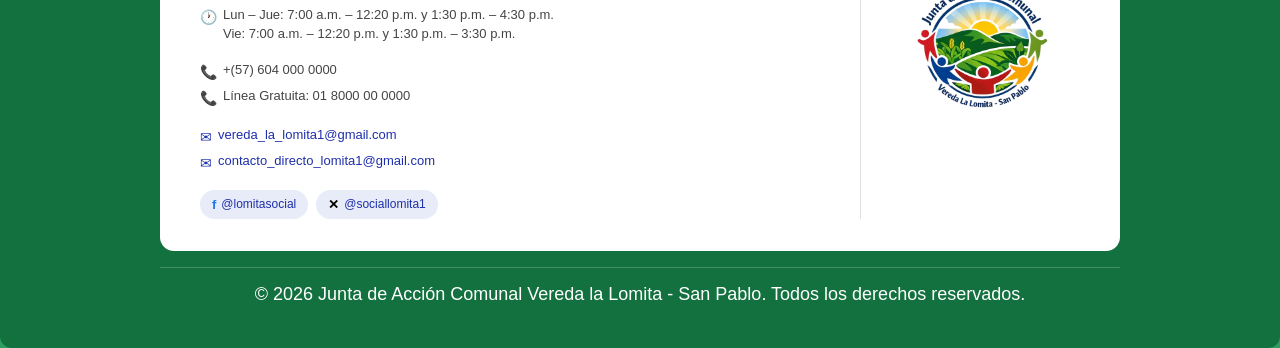
<file: noticia3.html>
<!doctype html>
<html lang="es">

<head>
  <meta charset="UTF-8" />
  <meta name="viewport" content="width=device-width, initial-scale=1.0" />
  <title>Nuevos talleres educativos</title>
  <link
    href="https://fonts.googleapis.com/css2?family=Fraunces:wght@400;600;700&family=DM+Sans:wght@400;500&display=swap"
    rel="stylesheet" />
  <link href="https://cdn.jsdelivr.net/npm/bootstrap@5.3.8/dist/css/bootstrap.min.css" rel="stylesheet"
    integrity="sha384-sRIl4kxILFvY47J16cr9ZwB07vP4J8+LH7qKQnuqkuIAvNWLzeN8tE5YBujZqJLB" crossorigin="anonymous" />
  <link rel="stylesheet" href="styles.css" />
  <link rel="icon" type="image/png" href="img/icono_arriba.png">
</head>

<body style="font-size: 18px; background-color: #2d9e60;">
  <!-- Scripts para funciones de Bootstrap, ww3School, etc -->
  <script src="https://cdn.jsdelivr.net/npm/bootstrap@5.3.8/dist/js/bootstrap.bundle.min.js"
    integrity="sha384-FKyoEForCGlyvwx9Hj09JcYn3nv7wiPVlz7YYwJrWVcXK/BmnVDxM+D2scQbITxI"
    crossorigin="anonymous"></script>
  <!-- Barra de navegación -->
  <!--Información sobre veredas (No tocar)-->
  <div class="modal fade" id="vereda1" tabindex="-1" aria-labelledby="modalLabel" aria-hidden="true">
    <div class="modal-dialog modal-dialog-centered modal-dialog-scrollable">
      <div class="modal-content">

        <div class="modal-header">
          <h5 class="modal-title" id="modalLabel">Vereda La Clara</h5>
          <button type="button" class="btn-close" data-bs-dismiss="modal" aria-label="Cerrar"></button>
        </div>

        <div class="modal-body">
          <img src="img/imagen la clara.jpg" class="img-fluid mb-3" alt="Imagen de la vereda">
          <p>Vereda La Clara-Santa Rosa es una aldea en Antioquia, Región Andina. Vereda La Clara-Santa Rosa se
            encuentra cerca de la localidad de Karelia, así como de Caserío La Clara-Santa Rosa.</p>
          <br>
          <p>Es reconocida por su cascada y por ser el limite del corregimiento de San Pablo.</p>
        </div>

        <div class="modal-footer">
          <button type="button" class="btn btn-secondary" data-bs-dismiss="modal">Cerrar</button>
        </div>

      </div>
    </div>
  </div>


  <div class="modal fade" id="vereda2" tabindex="-1" aria-labelledby="modalLabel" aria-hidden="true">
    <div class="modal-dialog modal-dialog-centered modal-dialog-scrollable">
      <div class="modal-content">

        <div class="modal-header">
          <h5 class="modal-title" id="modalLabel">Vereda El Caney</h5>
          <button type="button" class="btn-close" data-bs-dismiss="modal" aria-label="Cerrar"></button>
        </div>

        <div class="modal-body">
          <img src="img/imagen el caney.jpg" class="img-fluid mb-3" alt="Imagen de la vereda">
          <p>La vereda El Caney, ubicada en el suroriente de Santa Rosa de Osos, Antioquia, es una zona de clima cálido
            (aprox. 22°C - 30°C) asentada en la llanura aluvial del río Grande. Históricamente, su nombre proviene de
            los "caneyes", construcciones usadas para secar tabaco por habitantes de origen africano. Es una zona con
            alto potencial agrícola y de recreo, pero propensa a inundaciones.</p>
          <br>
          <p>Históricamente relacionada con el cultivo de tabaco. Actualmente, destaca por fincas cafeteras, trapiches
            paneleros y viveros.</p>
        </div>

        <div class="modal-footer">
          <button type="button" class="btn btn-secondary" data-bs-dismiss="modal">Cerrar</button>
        </div>
      </div>
    </div>
  </div>


  <div class="modal fade" id="vereda3" tabindex="-1" aria-labelledby="modalLabel" aria-hidden="true">
    <div class="modal-dialog modal-dialog-centered modal-dialog-scrollable">
      <div class="modal-content">

        <div class="modal-header">
          <h5 class="modal-title" id="modalLabel">Vereda La Pava Salamina</h5>
          <button type="button" class="btn-close" data-bs-dismiss="modal" aria-label="Cerrar"></button>
        </div>

        <div class="modal-body">
          <img src="img/imagen la pava.jpg" class="img-fluid mb-3" alt="Imagen de la vereda">
          <p>Situada en el municipio de Santa Rosa de Osos, Antioquia, es una zona rural destacada por su asociación
            de acueducto local. Esta vereda, a menudo mencionada junto con Salamina, se beneficia de iniciativas de
            desarrollo comunitario y ambiental, incluyendo jornadas de siembra de árboles lideradas por la Universidad
            de Antioquia.</p>
          <br>
          <p>Cuenta con una asociación de suscriptores privada y sin ánimo de lucro que garantiza el agua potable, el
            Acueducto Vereda Salamina – Pava.</p>
        </div>

        <div class="modal-footer">
          <button type="button" class="btn btn-secondary" data-bs-dismiss="modal">Cerrar</button>
        </div>
      </div>
    </div>
  </div>

  </div>



  <div class="modal fade" id="vereda4" tabindex="-1" aria-labelledby="modalLabel" aria-hidden="true">
    <div class="modal-dialog modal-dialog-centered modal-dialog-scrollable">
      <div class="modal-content">

        <div class="modal-header">
          <h5 class="modal-title" id="modalLabel">Vereda El Chilimaco</h5>
          <button type="button" class="btn-close" data-bs-dismiss="modal" aria-label="Cerrar"></button>
        </div>

        <div class="modal-body">
          <img src="img/imagen chilimaco.jpg" class="img-fluid mb-3" alt="Imagen de la vereda">
          <p>Es una zona rural ubicada principalmente en el corregimiento San Pablo del municipio de Santa Rosa de Osos,
            en el norte de Antioquia. Es reconocida por sus paisajes montañosos, cafetales, la proximidad al Cañón del
            Porce y por ser una ruta destacada para el senderismo y ciclismo de montaña. </p>
          <br>
          <p>Es popular entre senderistas (ruta desde la antigua fonda de Chilimaco hacia la quebrada La Morena) y
            ciclistas.</p>
        </div>

        <div class="modal-footer">
          <button type="button" class="btn btn-secondary" data-bs-dismiss="modal">Cerrar</button>
        </div>
      </div>
    </div>
  </div>

  </div>
  <!--Fin Información sobre veredas (No tocar)-->

  <nav class="navbar-jac">
    <a href="index.html" class="nav-brand">
      <img src="img/logo.png"
        onerror="this.style.background = 'var(--verde-claro)'; this.style.borderRadius = '50%';" />
      <span>Junta de Acción Comunal La Lomita</span>
    </a>

    <ul class="nav-links-list" class="d-flex justify-content-center align-items-center">
      <li>
        <a href="proyectos_comunitarios.html">Proyectos comunitarios</a>
      </li>
      <li>
        <a href="historia_patrimonio.html">Historia y patrimonio</a>
      </li>
      <li>
        <a href="transparencia_gestion.html">Transparencia y gestión</a>
      </li>
      <li>

        <div class="dropdown-wrap">
          <button>Veredas aledañas ▾</button>
          <div class="dropdown-menu-jac">
            <a href="#" class="btn btn-primary" data-bs-toggle="modal" data-bs-target="#vereda1">
              Vereda La Clara
            </a>

            <a href="#" class="btn btn-primary" data-bs-toggle="modal" data-bs-target="#vereda2">
              Vereda El Caney
            </a>
            <a href="#" class="btn btn-primary" data-bs-toggle="modal" data-bs-target="#vereda3">
              Vereda La Pava Salamina
            </a>
            <a href="#" class="btn btn-primary" data-bs-toggle="modal" data-bs-target="#vereda4">
              Vereda El Chilimaco
            </a>


          </div>
      </li>
    </ul>
  </nav>
  <!-- Contenido principal -->
  <div class="container-fluid">
    <div class="row justify-content-center">
      <div class="row col-10" style="background-color: white;">

        <div class="row g-5">
          <div class="col-md-8">
            <h2 class="pb-4 mb-4 fst-italic border-bottom">
              Nuevos talleres educativos
            </h2>
            <article class="blog-post">
              <h2 class="display-5 link-body-emphasis mb-1">Empoderando a los jóvenes con nuevas habilidades</h2>
              <p class="blog-post-meta">Marzo 22, 2026 por Theddy Jomar </p>
              <img src="img/Escuelas y ruta/escuela.jpeg" width="100%" alt="imagen de talleres educativos"
                style="border-radius: 12px;">
              <hr>

              <h3>Talleres de Lectura: Sembrando imaginación</h3>
              <p>Más allá de enseñar a decodificar palabras, el objetivo en estos espacios rurales es que los niños
                descubran el placer de leer.</p>
              <p>Aprovechando el clima templado y los paisajes de San Pablo, los talleres no tienen que ser en un salón
                cerrado. Se pueden hacer "picnics literarios" bajo los árboles, donde la lectura en voz alta se
                convierte en un evento comunitario y mágico.</p>
              <img src="img/Escuelas y ruta/Ruta.jpeg" width="100%" alt="imagen de la ruta"
                style="border-radius: 12px;">
              <hr>
              <h3>Talleres de Escritura: Contando la propia historia</h3>
              <p>Un ejercicio pedagógico invaluable es pedirles que entrevisten a sus abuelos o padres sobre cómo era La
                Lomita antes, cómo se cultiva el café o la panela, y luego escribir esas historias.</p>
              <p>Fomentar la escritura a través de la observación de su entorno. Escribir sobre las aves que ven, el
                clima, o las rutinas de la finca ayuda a desarrollar habilidades descriptivas.</p>
              <div class="container-fluid">
                <div class="row justify-content-left">
                  <div class="row col-6" style="background-color: white;">
                    <img src="img/Escuelas y ruta/niños leyendo.jpg" style="border-radius: 20px;">
                  </div>
                  <div class="row col-6" style="background-color: white;">
                    <img src="img/Agricultura y pesca/vida en la vereda p3.jpeg" style="border-radius: 20px;">
                  </div>
                </div>
              </div>
              <hr>

              <h3>Juegos Pedagógicos: Aprender haciendo y jugando</h3>
              <p>El juego es el lenguaje natural de los niños. A través de dinámicas lúdicas, conceptos matemáticos o
                lingüísticos que parecen difíciles se vuelven accesibles.</p>
              <ul>
                <li><strong>Juegos tradicionales con propósito:</strong> Adaptar juegos de la región. Por ejemplo, jugar
                  a la "golosa" (rayuela) para aprender matemáticas, o usar loterías y bingos con imágenes de frutas,
                  herramientas del campo y animales locales para fortalecer el vocabulario.</li><br>

                <li><strong>Rallys de conocimiento:</strong> Organizar pistas por los caminos seguros de la vereda
                  donde, para avanzar, los niños deban resolver acertijos, sumas o sopas de letras.</li><br>

                <li><strong>Juegos de roles:</strong> Jugar a "la tienda veredal", donde los niños practican sumas,
                  restas y manejo de dinero simulando la compra de productos que ven a diario.</li>
              </ul>
              <hr>
              <h3>El impacto en La Lomita</h3>
              <p>Implementar esto en la vereda no solo mejora el rendimiento académico de los niños en la escuela rural,
                sino que genera beneficios mucho más profundos:</p>
              <ul>
                <li>Fortalecimiento de las habilidades lingüísticas y matemáticas.</li>
                <li>Desarrollo de la creatividad y el pensamiento crítico.</li>
                <li>Mejora en la participación comunitaria y el sentido de pertenencia.</li>
              </ul>
              <p><br></p>
            </article>
          </div>

          <!-- Barra lateral -->
          <div class="col-md-4">
            <div class="position-sticky" style="top: 2rem;">
              <div class="p-4 mb-3 bg-body-tertiary rounded">
                <h4 class="fst-italic">Aviso</h4>
                <p class="mb-0" style="text-align: justify;">La transparencia de la información es fundamental para el
                  funcionamiento democrático de
                  nuestra comunidad. Sientente libre de avisar de cualquier duda o sugerencia utilizando la sección
                  contactos ubicada en la parte inferior de la página.</p>
              </div>
              <div>
                <h4 class="fst-italic">Otras Noticias</h4>
                <ul class="list-unstyled">
                  <!-- Noticia 1-->
                  <li> <a
                      class="d-flex flex-column flex-lg-row gap-3 align-items-start align-items-lg-center py-3 link-body-emphasis text-decoration-none border-top"
                      href="noticia1.html"> <img src="img/Via/vias_icono.jpg" width="96" style="border-radius: 12px;"
                        alt="Acueducto icono">
                      <div class="col-lg-8">
                        <h6 class="mb-0">Mejoras en las vías</h6> <small class="text-body-secondary">Febrero
                          12,
                          2026</small>
                      </div>
                    </a> </li>
                  <!-- Noticia 2-->
                  <li> <a
                      class="d-flex flex-column flex-lg-row gap-3 align-items-start align-items-lg-center py-3 link-body-emphasis text-decoration-none border-top"
                      href="noticia2.html"> <img src="img/Mejoras del Acueducto/icono_acueducto.jpg" width="96"
                        style="border-radius: 12px;" alt="Acueducto icono">
                      <div class="col-lg-8">
                        <h6 class="mb-0">Reestructuración del acueducto</h6> <small class="text-body-secondary">Enero
                          15,
                          2026</small>
                      </div>
                    </a> </li>

                  <hr>

                </ul>
              </div>
              <div class="p-4">
                <h4 class="fst-italic">Noticias Pasadas</h4>
                <ol class="list-unstyled">
                  <li><a href="#">Aún sin registros</a></li>
                  <li><a href="#">Aún sin registros</a></li>
                  <li><a href="#">Aún sin registros</a></li>
                </ol>
              </div>

            </div>
          </div>
        </div>
      </div>
    </div>
  </div>


  <!-- =================================FOOTER==================================== -->
  <footer class="footer-outer" style="border-radius: 12px;">
    <div class="footer-card">

      <!-- Columna izquierda: información de contacto -->
      <div class="footer-left">
        <div class="footer-brand">
          <div class="brand-icon">🏛</div>

          <!-- inicio -->
          <h2>Junta de Acción Comunal Vereda la Lomita - San Pablo</h2>
        </div>
        <p class="sede-label">Sede Principal</p>
        <div class="info-block">

          <!-- Dirección -->
          <p>Corregimiento de San Pablo, Antioquia – Colombia</p>
        </div>

        <div class="info-block">
          <div class="info-row">
            <span class="icon">🕐</span>

            <!-- Horarios -->
            <span>
              Lun – Jue: 7:00 a.m. – 12:20 p.m. y 1:30 p.m. – 4:30 p.m.<br>
              Vie: 7:00 a.m. – 12:20 p.m. y 1:30 p.m. – 3:30 p.m.
            </span>
          </div>
        </div>
        <div class="info-block">

          <!-- teléfonos -->
          <div class="info-row"><span class="icon">📞</span><span>+(57) 604 000 0000</span></div>
          <div class="info-row"><span class="icon">📞</span><span>Línea Gratuita: 01 8000 00 0000</span></div>
        </div>
        <div class="info-block">

          <!-- Correos-->
          <div class="info-row">
            <span class="icon">✉</span>
            <span><a href="mailto:contacto@tuorganizacion.gov.co"
                class="email-link">vereda_la_lomita1@gmail.com</a></span>
          </div>
          <div class="info-row">
            <span class="icon">✉</span>
            <span><a href="mailto:notificaciones@tuorganizacion.gov.co"
                class="email-link">contacto_directo_lomita1@gmail.com</a></span>
          </div>
        </div>

        <!-- Redes sociales -->
        <div class="social-row">
          <a href="https://facebook.com" target="_blank" class="social-btn">
            <span class="social-icon facebook">f</span>
            @lomitasocial
          </a>
          <a href="https://x.com" target="_blank" class="social-btn">
            <span class="social-icon twitter">✕</span>
            @sociallomita1
          </a>

        </div>

      </div>

      <!-- Columna derecha: logo de la institución -->
      <div class="footer-right">
        <img src="img/logo.png" alt="Logo Junta de Acción Comunal Vereda la Lomita - San Pablo">
      </div>

    </div>

    <!-- Barra inferior-->
    <div class="footer-bottom">
      <p style="color: white;">© 2026 Junta de Acción Comunal Vereda la Lomita - San Pablo. Todos los derechos reservados.</p>
    </div>

  </footer>
  <script src="script.js"></script>

</body>

</html>
</file>
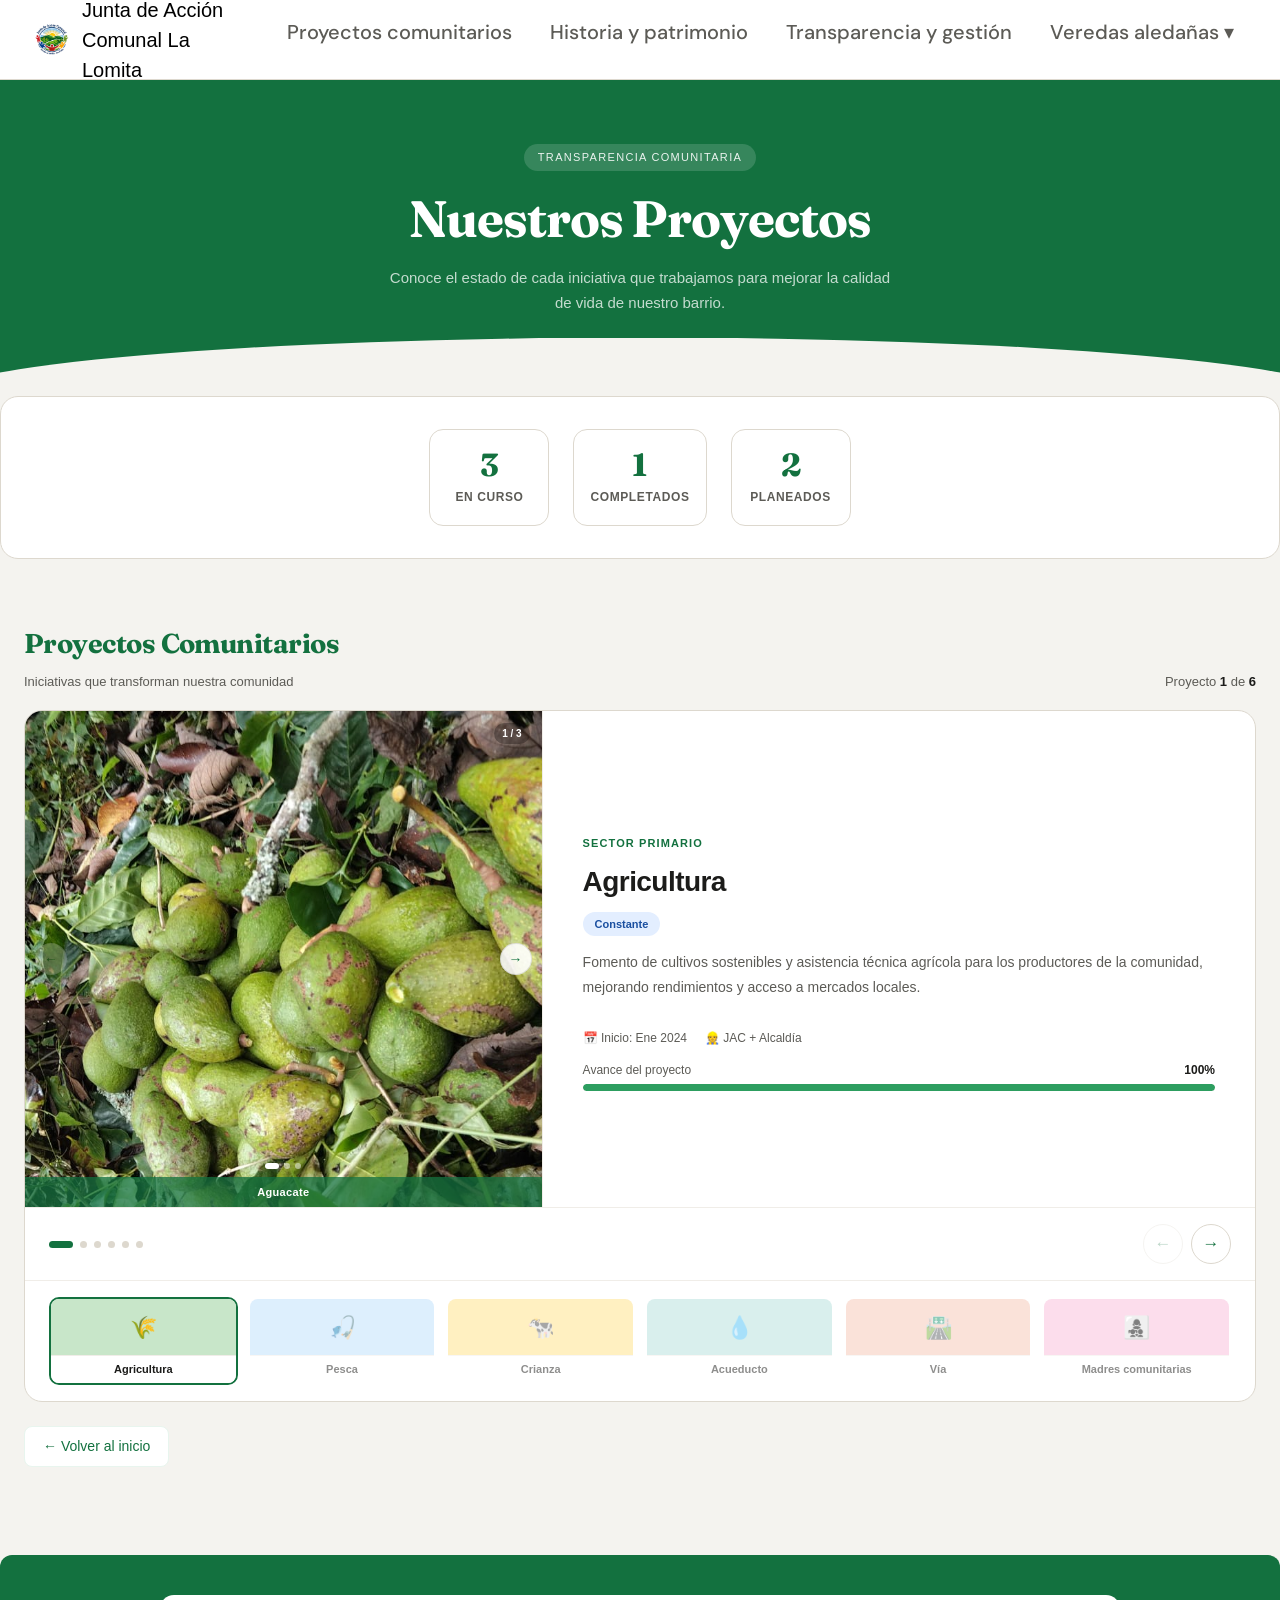
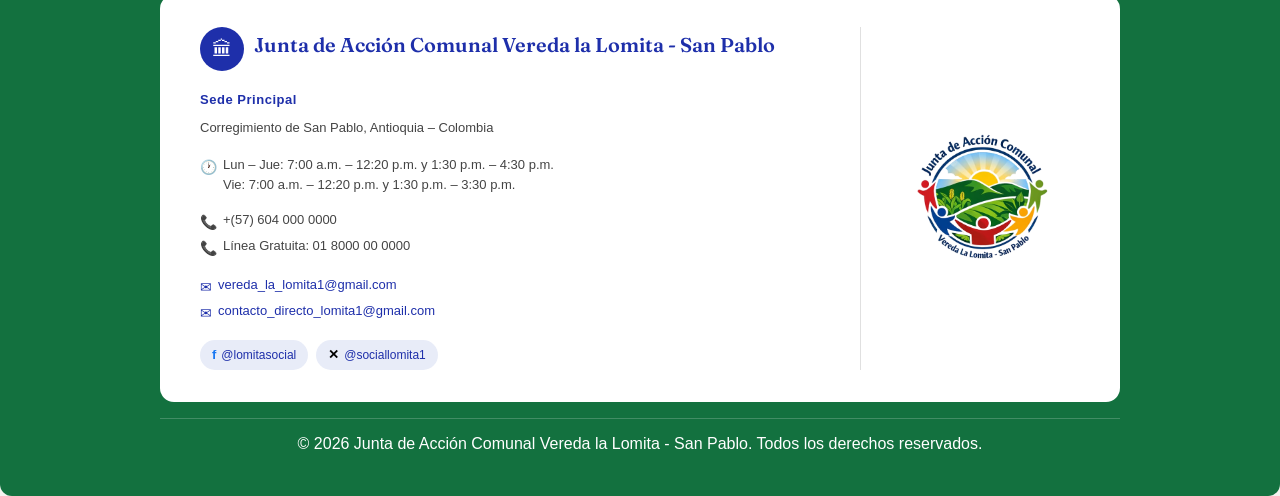
<file: proyectos_comunitarios.html>
<!doctype html>
<html lang="es">
  <head>
    <meta charset="UTF-8" />
    <meta name="viewport" content="width=device-width, initial-scale=1.0" />
    <title>Proyectos — Junta de Acción Comunal</title>
    <link
      href="https://fonts.googleapis.com/css2?family=Fraunces:wght@400;600;700&family=DM+Sans:wght@400;500&display=swap"
      rel="stylesheet"
    />
    <link
      href="https://cdn.jsdelivr.net/npm/bootstrap@5.3.8/dist/css/bootstrap.min.css"
      rel="stylesheet"
      integrity="sha384-sRIl4kxILFvY47J16cr9ZwB07vP4J8+LH7qKQnuqkuIAvNWLzeN8tE5YBujZqJLB"
      crossorigin="anonymous"
    />
    <link rel="stylesheet" href="styles.css" />
    <link rel="icon" type="image/png" href="img/icono_arriba.png">
  </head>
  <body>
    <!-- Barra de navegación -->
  <!--Información sobre veredas (No tocar)-->
  <div class="modal fade" id="vereda1" tabindex="-1" aria-labelledby="modalLabel" aria-hidden="true">
    <div class="modal-dialog modal-dialog-centered modal-dialog-scrollable">
      <div class="modal-content">

        <div class="modal-header">
          <h5 class="modal-title" id="modalLabel">Vereda La Clara</h5>
          <button type="button" class="btn-close" data-bs-dismiss="modal" aria-label="Cerrar"></button>
        </div>

        <div class="modal-body">
          <img src="img/imagen la clara.jpg" class="img-fluid mb-3" alt="Imagen de la vereda">
          <p>Vereda La Clara-Santa Rosa es una aldea en Antioquia, Región Andina. Vereda La Clara-Santa Rosa se
            encuentra cerca de la localidad de Karelia, así como de Caserío La Clara-Santa Rosa.</p>
          <br>
          <p>Es reconocida por su cascada y por ser el limite del corregimiento de San Pablo.</p>
        </div>

        <div class="modal-footer">
          <button type="button" class="btn btn-secondary" data-bs-dismiss="modal">Cerrar</button>
        </div>

      </div>
    </div>
  </div>


  <div class="modal fade" id="vereda2" tabindex="-1" aria-labelledby="modalLabel" aria-hidden="true">
    <div class="modal-dialog modal-dialog-centered modal-dialog-scrollable">
      <div class="modal-content">

        <div class="modal-header">
          <h5 class="modal-title" id="modalLabel">Vereda El Caney</h5>
          <button type="button" class="btn-close" data-bs-dismiss="modal" aria-label="Cerrar"></button>
        </div>

        <div class="modal-body">
          <img src="img/imagen el caney.jpg" class="img-fluid mb-3" alt="Imagen de la vereda">
          <p>La vereda El Caney, ubicada en el suroriente de Santa Rosa de Osos, Antioquia, es una zona de clima cálido
            (aprox. 22°C - 30°C) asentada en la llanura aluvial del río Grande. Históricamente, su nombre proviene de
            los "caneyes", construcciones usadas para secar tabaco por habitantes de origen africano. Es una zona con
            alto potencial agrícola y de recreo, pero propensa a inundaciones.</p>
          <br>
          <p>Históricamente relacionada con el cultivo de tabaco. Actualmente, destaca por fincas cafeteras, trapiches
            paneleros y viveros.</p>
        </div>

        <div class="modal-footer">
          <button type="button" class="btn btn-secondary" data-bs-dismiss="modal">Cerrar</button>
        </div>
      </div>
    </div>
  </div>


  <div class="modal fade" id="vereda3" tabindex="-1" aria-labelledby="modalLabel" aria-hidden="true">
    <div class="modal-dialog modal-dialog-centered modal-dialog-scrollable">
      <div class="modal-content">

        <div class="modal-header">
          <h5 class="modal-title" id="modalLabel">Vereda La Pava Salamina</h5>
          <button type="button" class="btn-close" data-bs-dismiss="modal" aria-label="Cerrar"></button>
        </div>

        <div class="modal-body">
          <img src="img/imagen la pava.jpg" class="img-fluid mb-3" alt="Imagen de la vereda">
          <p>Situada en el municipio de Santa Rosa de Osos, Antioquia, es una zona rural destacada por su asociación
            de acueducto local. Esta vereda, a menudo mencionada junto con Salamina, se beneficia de iniciativas de
            desarrollo comunitario y ambiental, incluyendo jornadas de siembra de árboles lideradas por la Universidad
            de Antioquia.</p>
          <br>
          <p>Cuenta con una asociación de suscriptores privada y sin ánimo de lucro que garantiza el agua potable, el
            Acueducto Vereda Salamina – Pava.</p>
        </div>

        <div class="modal-footer">
          <button type="button" class="btn btn-secondary" data-bs-dismiss="modal">Cerrar</button>
        </div>
      </div>
    </div>
  </div>

  </div>



  <div class="modal fade" id="vereda4" tabindex="-1" aria-labelledby="modalLabel" aria-hidden="true">
    <div class="modal-dialog modal-dialog-centered modal-dialog-scrollable">
      <div class="modal-content">

        <div class="modal-header">
          <h5 class="modal-title" id="modalLabel">Vereda El Chilimaco</h5>
          <button type="button" class="btn-close" data-bs-dismiss="modal" aria-label="Cerrar"></button>
        </div>

        <div class="modal-body">
          <img src="img/imagen chilimaco.jpg" class="img-fluid mb-3" alt="Imagen de la vereda">
          <p>Es una zona rural ubicada principalmente en el corregimiento San Pablo del municipio de Santa Rosa de Osos, en el norte de Antioquia. Es reconocida por sus paisajes montañosos, cafetales, la proximidad al Cañón del Porce y por ser una ruta destacada para el senderismo y ciclismo de montaña. </p>
          <br>
          <p>Es popular entre senderistas (ruta desde la antigua fonda de Chilimaco hacia la quebrada La Morena) y ciclistas.</p>
        </div>

        <div class="modal-footer">
          <button type="button" class="btn btn-secondary" data-bs-dismiss="modal">Cerrar</button>
        </div>
      </div>
    </div>
  </div>

  </div>
  <!--Fin Información sobre veredas (No tocar)-->

  <nav class="navbar-jac">
    <a href="index.html" class="nav-brand">
      <img src="img/logo.png"
        id="logo-img" />
      <span>Junta de Acción Comunal La Lomita</span>
    </a>

    <ul class="nav-links-list" class="d-flex justify-content-center align-items-center">
      <li>
        <a href="proyectos_comunitarios.html">Proyectos comunitarios</a>
      </li>
      <li>
        <a href="historia_patrimonio.html">Historia y patrimonio</a>
      </li>
      <li>
        <a href="transparencia_gestion.html">Transparencia y gestión</a>
      </li>
      <li>

        <div class="dropdown-wrap">
          <button>Veredas aledañas ▾</button>
          <div class="dropdown-menu-jac">
            <a href="#" class="btn btn-primary" data-bs-toggle="modal" data-bs-target="#vereda1">
              Vereda La Clara
            </a>

            <a href="#" class="btn btn-primary" data-bs-toggle="modal" data-bs-target="#vereda2">
              Vereda El Caney
            </a>
            <a href="#" class="btn btn-primary" data-bs-toggle="modal" data-bs-target="#vereda3">
              Vereda La Pava Salamina
            </a>
            <a href="#" class="btn btn-primary" data-bs-toggle="modal" data-bs-target="#vereda4">
              Vereda El Chilimaco 
            </a>


          </div>
      </li>
    </ul>
  </nav>

    <!-- ── HERO ── -->
    <section class="hero">
      <span class="hero-tag">Transparencia comunitaria</span>
      <h1>Nuestros Proyectos</h1>
      <p>
        Conoce el estado de cada iniciativa que trabajamos para mejorar la
        calidad de vida de nuestro barrio.
      </p>
    </section>

    <!-- ── SECCIÓN DE ESTADÍSTICAS ── -->
    <div class="stats-section">
      <div class="stat-card">
        <div class="stat-num">3</div>
        <div class="stat-label">En curso</div>
      </div>
      <div class="stat-card">
        <div class="stat-num">1</div>
        <div class="stat-label">Completados</div>
      </div>
      <div class="stat-card">
        <div class="stat-num">2</div>
        <div class="stat-label">Planeados</div>
      </div>
    </div>

    <!-- ── CARRUSEL DE PROYECTOS ── -->
    <div class="seccion">
      <div class="sec-header">
        <div>
          <div class="sec-titulo">Proyectos Comunitarios</div>
          <div class="sec-sub">Iniciativas que transforman nuestra comunidad</div>
        </div>
        <div class="slide-counter">Proyecto <strong id="curNum">1</strong> de <strong>6</strong></div>
      </div>

      <div class="carrusel-outer">
        <div class="slides-viewport">
          <div class="slides-track" id="track">

            <!-- 1. AGRICULTURA — con mini galería -->
            <div class="slide">
              <div class="mini-galeria">
                <span class="slide-num-mini"></span>
                <div class="mini-track" id="mtrack">
                  <div class="mini-frame f1">
                    <img src="img/Agricultura y pesca/Aguacate P2.jpeg" alt="Aguacate" />
                    <div class="mini-caption">Aguacate</div>
                  </div>
                  <div class="mini-frame f2">
                    <img src="img/Agricultura y pesca/Recogiendo P2.jpeg" alt="Recogiendo" />
                    <div class="mini-caption">Recolecta</div>
                  </div>
                  <div class="mini-frame f3">
                    <img src="img/Agricultura y pesca/Marreo.jpeg" alt="Marreo" />
                    <div class="mini-caption">Cereza</div>
                  </div>
          
                </div>
                <div class="mini-dots" id="mdots"></div>
                <div class="mini-num-badge" id="mbadge">1 / 3</div>
                <button class="mini-arr izq" id="mprev">&#8592;</button>
                <button class="mini-arr der" id="mnext">&#8594;</button>
              </div>
              <div class="slide-body">
                <span class="slide-cat">Sector primario</span>
                <div class="slide-title">Agricultura</div>
                <span class="slide-estado en-curso">Constante</span>
                <p class="slide-desc">Fomento de cultivos sostenibles y asistencia técnica agrícola para los productores de la comunidad, mejorando rendimientos y acceso a mercados locales.</p>
                <div class="slide-meta"><span>📅 Inicio: Ene 2024</span><span>👷 JAC + Alcaldía</span></div>
                <div class="prog-wrap">
                  <div class="prog-top"><span>Avance del proyecto</span><span>100%</span></div>
                  <div class="prog-track"><div class="prog-fill fill-verde" style="width:100%"></div></div>
                </div>

              </div>
            </div>

            <!-- 2. PESCA — con mini galería -->
            <div class="slide" id="pesca">
              <div class="mini-galeria">
                <span class="slide-num-mini"></span>
                <div class="mini-track" id="mtrack2">
                  <div class="mini-frame f1">
                    <img src="img/Agricultura y pesca/Peces P3.jpeg" alt="Peces" />
                    <div class="mini-caption">Criadero</div>
                  </div>
                  <div class="mini-frame f2">
                    <img src="img/Agricultura y pesca/Pescado p2.jpeg" alt="Pescado" />
                    <div class="mini-caption">Especies Locales</div>
                  </div>
                </div>
                <div class="mini-dots" id="mdots2"></div>
                <div class="mini-num-badge" id="mbadge2">1 / 2</div>
                <button class="mini-arr izq" id="mprev2">&#8592;</button>
                <button class="mini-arr der" id="mnext2">&#8594;</button>
              </div>
              <div class="slide-body">
                <span class="slide-cat">Sector primario</span>
                <div class="slide-title">Pesca</div>
                <span class="slide-estado en-curso">Constante</span>
                <p class="slide-desc">Apoyo a pescadores artesanales con dotación de equipos, capacitación en técnicas sostenibles y gestión de la cuota de pesca responsable.</p>
                <div class="slide-meta"><span>📅 Inicio: Mar 2024</span><span>👷 JAC + Gobernación</span></div>
                <div class="prog-wrap">
                  <div class="prog-top"><span>Avance del proyecto</span><span>100%</span></div>
                  <div class="prog-track"><div class="prog-fill fill-azul" style="width:100%"></div></div>
                </div>

              </div>
            </div>

            <!-- 3. CRIANZA — con mini galería -->
            <div class="slide" id="crianza">
              <div class="mini-galeria">
                <span class="slide-num-mini"></span>
                <div class="mini-track" id="mtrack3">
                  <div class="mini-frame f1">
                    <img src="img/Agricultura y pesca/Gallinas P2.jpeg" alt="Gallinas" />
                    <div class="mini-caption">Pollos</div>
                  </div>
                  <div class="mini-frame f2">
                    <img src="img/Agricultura y pesca/Pollo.jpeg" alt="Pollo" />
                    <div class="mini-caption">Preparación</div>
                  </div>
                </div>
                <div class="mini-dots" id="mdots3"></div>
                <div class="mini-num-badge" id="mbadge3">1 / 2</div>
                <button class="mini-arr izq" id="mprev3">&#8592;</button>
                <button class="mini-arr der" id="mnext3">&#8594;</button>
              </div>
              <div class="slide-body">
                <span class="slide-cat">Sector pecuario</span>
                <div class="slide-title">Crianza</div>
                <span class="slide-estado en-curso">Constante</span>
                <p class="slide-desc">Programa de mejoramiento genético y sanidad animal para la crianza de bovinos, porcinos y aves de corral en las familias del sector.</p>
                <div class="slide-meta"><span>📅 Inicio: Feb 2024</span><span>👷 ICA + JAC</span></div>
                <div class="prog-wrap">
                  <div class="prog-top"><span>Avance del proyecto</span><span>100%</span></div>
                  <div class="prog-track"><div class="prog-fill fill-amber" style="width:100%"></div></div>
                </div>

              </div>
            </div>

            <!-- 4. ACUEDUCTO — con mini galería -->
            <div class="slide" id="acueducto">
              <div class="mini-galeria">
                <span class="slide-num-mini"></span>
                <div class="mini-track" id="mtrack4">
                  <div class="mini-frame f1">
                    <img src="img/Mejoras del Acueducto/ducto funcionando p4.jpeg" alt="acueducto" />
                    <div class="mini-caption">Agua potable</div>
                  </div>
                  <div class="mini-frame f2">
                    <img src="img/Mejoras del Acueducto/Acueducto p3.jpeg" alt="acueducto" />
                    <div class="mini-caption">Red de tuberías</div>
                  </div>
                  <div class="mini-frame f3">
                    <img src="img/Mejoras del Acueducto/ducto funcionando p3.jpeg" alt="acueducto" />
                    <div class="mini-caption">Tanque</div>
                  </div>
                  <div class="mini-frame f4">
                    <img src="img/Mejoras del Acueducto/tanque.jpg" alt="acueducto" />
                    <div class="mini-caption">Monitoreo calidad</div>
                  </div>
                </div>
                <div class="mini-dots" id="mdots4"></div>
                <div class="mini-num-badge" id="mbadge4">1 / 4</div>
                <button class="mini-arr izq" id="mprev4">&#8592;</button>
                <button class="mini-arr der" id="mnext4">&#8594;</button>
              </div>
              <div class="slide-body">
                <span class="slide-cat">Servicios públicos</span>
                <div class="slide-title">Acueducto</div>
                <span class="slide-estado completado">Completado</span>
                <p class="slide-desc">Instalación y mejora de la red de distribución de agua potable garantizando cobertura total para todos los hogares de la comunidad.</p>
                <div class="slide-meta"><span>📅 Fin: Dic 2023</span><span>👷 Alcaldía + EPM</span></div>
                <div class="prog-wrap">
                  <div class="prog-top"><span>Avance del proyecto</span><span>100%</span></div>
                  <div class="prog-track"><div class="prog-fill fill-verde" style="width:100%"></div></div>
                </div>
              </div>
            </div>

            <!-- 5. VÍA — con mini galería -->
            <div class="slide" id="vía">
              <div class="mini-galeria">
                <span class="slide-num-mini"></span>
                <div class="mini-track" id="mtrack5">
                  <div class="mini-frame f1">
                    <img src="img/Via/Letrero de aviso.jpeg" alt="via">
                    <div class="mini-caption">Aviso de Reparaciones</div>
                  </div>
                  <div class="mini-frame f2">
                    <img src="img/Via/Estado de la Via P1.jpeg" alt="via">
                    <div class="mini-caption">Estado de la Vía</div>
                  </div>
                  <div class="mini-frame f3">
                    <img src="img/Via/Arreglo de la vía.jpeg" alt="via">
                    <div class="mini-caption">Reparación de la Vía</div>
                  </div>
                  <div class="mini-frame f4">
                    <img src="img/Via/Estado de la Via P2.jpeg" alt="via">
                    <div class="mini-caption">Condición Actual</div>
                  </div>
                </div>
                <div class="mini-dots" id="mdots5"></div>
                <div class="mini-num-badge" id="mbadge5">1 / 4</div>
                <button class="mini-arr izq" id="mprev5">&#8592;</button>
                <button class="mini-arr der" id="mnext5">&#8594;</button>
              </div>
              <div class="slide-body">
                <span class="slide-cat">Infraestructura vial</span>
                <div class="slide-title">Vía</div>
                <span class="slide-estado en-curso">En curso</span>
                <p class="slide-desc">Pavimentación y mantenimiento del corredor vial principal de acceso a la comunidad, mejorando la conectividad y reduciendo tiempos de desplazamiento.</p>
                <div class="slide-meta"><span>📅 Inicio: Jun 2024</span><span>👷 INVÍAS + JAC</span></div>
                <div class="prog-wrap">
                  <div class="prog-top"><span>Avance del proyecto</span><span>70%</span></div>
                  <div class="prog-track"><div class="prog-fill fill-terra" style="width:70%"></div></div>
                </div>

              </div>
            </div>

            <!-- 6. MADRES COMUNITARIAS — con mini galería -->
            <div class="slide" id="madrescomunitarias">
              <div class="mini-galeria">
                <span class="slide-num-mini"></span>
                <div class="mini-track" id="mtrack6">
                  <div class="mini-frame f1">
                    <img src="img/Agricultura y pesca/vida en la vereda p4.jpeg" alt="Madre comunitaria">
                    <div class="mini-caption">Madres Comunitarias</div>
                  </div>
                  <div class="mini-frame f2">
                    <img src="img/Escuelas y ruta/Letrero p3.jpeg" alt="Talleres educativos">
                    <div class="mini-caption">Talleres educativos</div>
                  </div>
                </div>
                <div class="mini-dots" id="mdots6"></div>
                <div class="mini-num-badge" id="mbadge6">1 / 2</div>
                <button class="mini-arr izq" id="mprev6">&#8592;</button>
                <button class="mini-arr der" id="mnext6">&#8594;</button>
              </div>
              <div class="slide-body">
                <span class="slide-cat">Servicios sociales</span>
                <div class="slide-title">Madres Comunitarias</div>
                <span class="slide-estado en-curso">En curso</span>
                <p class="slide-desc">Programa integral de apoyo a madres comunitarias con talleres de formación, servicios de guardería y asistencia social para el desarrollo familiar.</p>
                <div class="slide-meta"><span>📅 Inicio: Ago 2024</span><span>👷 JAC + ICBF</span></div>
                <div class="prog-wrap">
                  <div class="prog-top"><span>Avance del proyecto</span><span>50%</span></div>
                  <div class="prog-track"><div class="prog-fill fill-verde" style="width:50%"></div></div>
                </div>

              </div>
            </div>

          </div>
        </div>

        <div class="controls-bar">
          <div class="dots-row" id="dots"></div>
          <div class="arrows">
            <button class="arr" id="prev">&#8592;</button>
            <button class="arr" id="next">&#8594;</button>
          </div>
        </div>

        <div class="thumbs" id="thumbs"></div>
      </div>
      <!-- Botón volver -->
       <br>
      <a href="index.html" class="btn-volver">← Volver al inicio</a>
    </div>
    

    <!-- =================================FOOTER==================================== -->
        <footer class="footer-outer" style="border-radius: 12px;">
          <div class="footer-card">

            <!-- Columna izquierda: información de contacto -->
            <div class="footer-left">
              <div class="footer-brand">
                <div class="brand-icon">🏛</div>

                <!-- inicio -->
                <h2>Junta de Acción Comunal Vereda la Lomita - San Pablo</h2>
              </div>
              <p class="sede-label">Sede Principal</p>
              <div class="info-block">

                <!-- Dirección -->
                <p>Corregimiento de San Pablo, Antioquia – Colombia</p>
              </div>

              <div class="info-block">
                <div class="info-row">
                  <span class="icon">🕐</span>

                  <!-- Horarios -->
                  <span>
                    Lun – Jue: 7:00 a.m. – 12:20 p.m. y 1:30 p.m. – 4:30 p.m.<br>
                    Vie: 7:00 a.m. – 12:20 p.m. y 1:30 p.m. – 3:30 p.m.
                  </span>
                </div>
              </div>
              <div class="info-block">

                <!-- teléfonos -->
                <div class="info-row"><span class="icon">📞</span><span>+(57) 604 000 0000</span></div>
                <div class="info-row"><span class="icon">📞</span><span>Línea Gratuita: 01 8000 00 0000</span></div>
              </div>
              <div class="info-block">

                <!-- Correos-->
                <div class="info-row">
                  <span class="icon">✉</span>
                  <span><a href="mailto:contacto@tuorganizacion.gov.co"
                      class="email-link">vereda_la_lomita1@gmail.com</a></span>
                </div>
                <div class="info-row">
                  <span class="icon">✉</span>
                  <span><a href="mailto:notificaciones@tuorganizacion.gov.co"
                      class="email-link">contacto_directo_lomita1@gmail.com</a></span>
                </div>
              </div>

              <!-- Redes sociales -->
              <div class="social-row">
                <a href="https://facebook.com" target="_blank" class="social-btn">
                  <span class="social-icon facebook">f</span>
                  @lomitasocial
                </a>
                <a href="https://x.com" target="_blank" class="social-btn">
                  <span class="social-icon twitter">✕</span>
                  @sociallomita1
                </a>

              </div>

            </div>

            <!-- Columna derecha: logo de la institución -->
            <div class="footer-right">
              <img src="img/logo.png" alt="Logo Junta de Acción Comunal Vereda la Lomita - San Pablo">
            </div>

          </div>

          <!-- Barra inferior-->
          <div class="footer-bottom">
            <p style="color: white;">© 2026 Junta de Acción Comunal Vereda la Lomita - San Pablo. Todos los derechos reservados.</p>
          </div>

        </footer>

    <!-- JS movido a script.js -->

    <script src="script.js"></script>

    <!-- Scripts para funciones de Bootstrap -->
    <script
      src="https://cdn.jsdelivr.net/npm/bootstrap@5.3.8/dist/js/bootstrap.bundle.min.js"
      integrity="sha384-FKyoEForCGlyvwx9Hj09JcYn3nv7wiPVlz7YYwJrWVcXK/BmnVDxM+D2scQbITxI"
      crossorigin="anonymous"
    ></script>
  </body>
</html>
</file>
<file: styles.css>
/* === ESTILOS DE proyectos_comunitarios.html === */
* { box-sizing: border-box; margin: 0; padding: 0; }
.seccion { background: #f4f3ef; padding: 2rem 1.5rem 2.5rem; font-family: 'Segoe UI', sans-serif; }
.sec-header { display: flex; align-items: flex-end; justify-content: space-between; margin-bottom: 1.2rem; }
.sec-titulo { font-size: 22px; font-weight: 700; color: #13713f; letter-spacing: -0.02em; }
.sec-sub    { font-size: 13px; color: #5c5b56; margin-top: 3px; }
.slide-counter { font-size: 13px; color: #5c5b56; font-weight: 500; }
.slide-counter strong { color: #1c1c1a; }

.carrusel-outer { background: white; border: 1px solid #ddd8ce; border-radius: 18px; overflow: hidden; }
.slides-viewport { overflow: hidden; }
.slides-track { display: flex; transition: transform 0.52s cubic-bezier(0.25, 0.46, 0.45, 0.94); }

.slide {
  flex-shrink: 0; width: 100%;
  display: grid; grid-template-columns: 42% 1fr;
  min-height: 380px;
}
.slide-img {
  display: flex; align-items: center; justify-content: center;
  font-size: 90px; position: relative; overflow: hidden;
}
.slide-img.verde  { background: #c8e6c9; }
.slide-img.azul   { background: #bbdefb; }
.slide-img.amber  { background: #ffe082; }
.slide-img.teal   { background: #b2dfdb; }
.slide-img.terra  { background: #f5c4b3; }

.slide-num {
  position: absolute; top: 16px; left: 16px;
  font-size: 16px; font-weight: 700; letter-spacing: 0.1em;
  color: rgba(0,0,0,0.25); text-transform: uppercase;
}

/* ── Mini galería (solo slide Agricultura) ── */
.mini-galeria {
  position: relative; overflow: hidden;
  background: transparent; height: 100%;
}
.mini-track {
  display: flex; height: 100%;
  transition: transform 0.4s cubic-bezier(0.25, 0.46, 0.45, 0.94);
}
.mini-frame {
  flex-shrink: 0; width: 100%; height: 100%;
  display: flex; align-items: center; justify-content: center;
  font-size: 78px; position: relative;
  padding: 0;
  background: transparent;
}
.mini-frame img {
  width: 100%;
  height: 100%;
  object-fit: cover;
  display: block;
}
.mini-frame.f1,
.mini-frame.f2,
.mini-frame.f3,
.mini-frame.f4 { background: transparent; }

.mini-caption {
  position: absolute; bottom: 0; left: 0; right: 0;
  background: rgba(19,113,63,0.75);
  color: white; font-size: 11px; font-weight: 600;
  padding: 7px 12px; text-align: center;
  letter-spacing: 0.03em;
}

.mini-arr {
  position: absolute; top: 50%; transform: translateY(-50%);
  width: 32px; height: 32px; border-radius: 50%;
  background: rgba(255,255,255,0.88); border: 1px solid rgba(0,0,0,0.1);
  cursor: pointer; font-size: 14px; color: #13713f;
  display: flex; align-items: center; justify-content: center;
  transition: all 0.2s; z-index: 10; user-select: none;
}
.mini-arr:hover { background: #13713f; color: white; border-color: #13713f; }
.mini-arr:disabled { opacity: 0.28; cursor: default; }
.mini-arr:disabled:hover { background: rgba(255,255,255,0.88); color: #13713f; border-color: rgba(0,0,0,0.1); }
.mini-arr.izq { left: 10px; }
.mini-arr.der { right: 10px; }

.mini-dots {
  position: absolute; bottom: 38px; left: 0; right: 0;
  display: flex; justify-content: center; gap: 5px;
}
.mdot {
  width: 6px; height: 6px; border-radius: 50%;
  background: rgba(255,255,255,0.5); cursor: pointer;
  transition: all 0.2s;
}
.mdot.a { background: white; width: 14px; border-radius: 3px; }

.mini-num-badge {
  position: absolute; top: 12px; right: 12px;
  background: rgba(0,0,0,0.3); color: white;
  font-size: 10px; font-weight: 700; padding: 3px 8px;
  border-radius: 20px;
}
.slide-num-mini {
  position: absolute; top: 16px; left: 16px;
  font-size: 16px; font-weight: 700; letter-spacing: 0.1em;
  color: rgba(0,0,0,0.22); z-index: 5;
}

.slide-body {
  padding: 2.5rem 2.5rem 2rem;
  display: flex; flex-direction: column; justify-content: center; gap: 14px;
  border-left: 1px solid #f0ede8;
}
.slide-cat { font-size: 11px; font-weight: 700; text-transform: uppercase; letter-spacing: 0.1em; color: #13713f; }
.slide-title { font-size: 28px; font-weight: 700; color: #1c1c1a; line-height: 1.15; letter-spacing: -0.02em; }

.slide-estado {
  display: inline-block; font-size: 11px; font-weight: 700;
  padding: 4px 12px; border-radius: 20px; width: fit-content;
}
.slide-estado.en-curso   { background: #e3eeff; color: #1a4fa0; }
.slide-estado.completado { background: #e8f5e9; color: #2d6a2d; }
.slide-estado.planeado   { background: #fef3c7; color: #b45309; }

.slide-desc { font-size: 14px; color: #5c5b56; line-height: 1.75; }
.slide-meta { display: flex; gap: 18px; font-size: 12px; color: #5c5b56; flex-wrap: wrap; }

.prog-wrap { display: flex; flex-direction: column; gap: 5px; }
.prog-top  { display: flex; justify-content: space-between; font-size: 12px; color: #5c5b56; }
.prog-top span:last-child { font-weight: 700; color: #1c1c1a; }
.prog-track { height: 7px; background: #f0ede8; border-radius: 7px; overflow: hidden; }
.prog-fill  { height: 100%; border-radius: 7px; }
.fill-verde { background: #4caf50; }
.fill-azul  { background: #378ADD; }
.fill-amber { background: #f59e0b; }
.fill-terra { background: #D85A30; }

.slide-btn {
  display: inline-flex; align-items: center; gap: 8px;
  font-size: 13px; font-weight: 600; color: #13713f;
  border: 1.5px solid #b8dfc9; border-radius: 10px;
  padding: 10px 20px; background: none; cursor: pointer;
  width: fit-content; transition: all 0.2s;
}
.slide-btn:hover { background: #13713f; color: white; border-color: #13713f; }

.controls-bar {
  display: flex; align-items: center; justify-content: space-between;
  padding: 1rem 1.5rem; border-top: 1px solid #f0ede8;
}
.dots-row { display: flex; gap: 7px; align-items: center; }
.dot { height: 7px; border-radius: 4px; background: #ddd8ce; cursor: pointer; transition: all 0.25s; width: 7px; }
.dot.a { background: #13713f; width: 24px; }

.arrows { display: flex; gap: 8px; }
.arr {
  width: 40px; height: 40px; border-radius: 50%;
  border: 1.5px solid #ddd8ce; background: white;
  cursor: pointer; font-size: 17px; color: #13713f;
  display: flex; align-items: center; justify-content: center;
  transition: all 0.2s; user-select: none;
}
.arr:hover { background: #13713f; color: white; border-color: #13713f; }
.arr:disabled { opacity: 0.28; cursor: default; }
.arr:disabled:hover { background: white; color: #13713f; border-color: #ddd8ce; }

.thumbs {
  display: flex; gap: 10px; padding: 1rem 1.5rem;
  border-top: 1px solid #f0ede8; overflow-x: auto; scrollbar-width: none;
}
.thumbs::-webkit-scrollbar { display: none; }
.thumb {
  flex-shrink: 0; flex: 1;
  border-radius: 10px; border: 2px solid transparent;
  overflow: hidden; cursor: pointer;
  transition: border-color 0.2s, opacity 0.2s; opacity: 0.5;
}
.thumb.a { border-color: #13713f; opacity: 1; }
.thumb:hover { opacity: 0.85; }
.thumb-img {
  height: 56px; display: flex; align-items: center;
  justify-content: center; font-size: 22px;
}
.thumb-label {
  background: white; padding: 5px 7px;
  font-size: 11px; font-weight: 600; color: #1c1c1a;
  text-align: center; border-top: 1px solid #f0ede8;
  white-space: nowrap; overflow: hidden; text-overflow: ellipsis;
}

@media (max-width: 600px) {
  .slide { grid-template-columns: 1fr; min-height: auto; }
  .mini-galeria { height: 200px; }
  .slide-img { height: 180px; font-size: 60px; }
  .slide-body { padding: 1.5rem; gap: 10px; }
  .slide-title { font-size: 22px; }
}

/* ── Sección de estadísticas ── */
.stats-section {
  background: white;
  border: 1px solid #ddd8ce;
  border-radius: 18px;
  padding: 2rem 1.5rem;
  margin-bottom: 2rem;
  display: flex;
  justify-content: center;
  gap: 1.5rem;
  flex-wrap: wrap;
}
.stat-card {
  text-align: center;
  padding: 1rem;
  border-radius: 12px;
  background: #f9f9f7;
  border: 1px solid #f0ede8;
  min-width: 120px;
}
.stat-num {
  font-size: 32px;
  font-weight: 700;
  color: #13713f;
  margin-bottom: 0.5rem;
}
.stat-label {
  font-size: 14px;
  color: #5c5b56;
  font-weight: 600;
  text-transform: uppercase;
  letter-spacing: 0.05em;
}
/* === FIN estilos proyectos_comunitarios.html === */
/* === ESTILOS DE transparencia_gestion.html === */
:root {
  --verde:        #13713f;
  --verde-claro:  #e8f5ee;
  --verde-medio:  #2d9e60;
  --verde-oscuro: #0a4a28;
  --tierra:       #8b5e3c;
  --tierra-claro: #f5ebe0;
  --gris-bg:      #f4f3ef;
  --gris-borde:   #ddd8ce;
  --texto:        #1c1c1a;
  --texto-suave:  #5c5b56;
  --blanco:       #ffffff;
  --radio:        14px;
}

* { box-sizing: border-box; margin: 0; padding: 0; }

body {
  font-family: 'DM Sans', 'Segoe UI', sans-serif;
  background: var(--gris-bg);
  color: var(--texto);
}

/* ── NAV ── */
.navbar-jac {
  position: sticky; top: 0; z-index: 1000;
  background: var(--blanco);
  border-bottom: 1px solid var(--gris-borde);
  padding: 0 2rem; height: 72px;
  display: flex; align-items: center; justify-content: space-between; gap: 1rem;
}
.nav-brand {
  display: flex; align-items: center; gap: 12px;
  text-decoration: none; height: 100%;
}
.nav-brand img { width: 44px; height: 44px; object-fit: contain; border-radius: 50%; }
.nav-brand span {
  /* Sin color ni fuente personalizada para igualar index.html */
}
.nav-links-list {
  display: flex; align-items: center; height: 100%;
  gap: 2px; list-style: none;
}
.nav-links-list li { display: flex; align-items: center; height: 100%; }
.nav-links-list a,
.nav-links-list button {
  font-family: 'DM Sans', sans-serif; font-size: 16px; font-weight: 500;
  color: var(--texto); text-decoration: none;
  padding: 0 16px; height: 100%;
  display: flex; align-items: center;
  border: none; background: none; cursor: pointer;
  white-space: nowrap; transition: background 0.15s, color 0.15s;
}
.nav-links-list a:hover, .nav-links-list button:hover { background: var(--verde-claro); color: var(--verde); }
.nav-links-list a.activo { background: var(--verde-claro); color: var(--verde); font-weight: 600; }
.dropdown-wrap { position: relative; }
.dropdown-menu-jac {
  display: none; position: absolute; top: calc(100% + 6px); right: 0;
  background: var(--blanco); border: 1px solid var(--gris-borde);
  border-radius: var(--radio); min-width: 160px; overflow: hidden; z-index: 200;
}
.dropdown-wrap:hover .dropdown-menu-jac { display: block; }
.dropdown-menu-jac a {
  display: block; padding: 9px 16px; font-size: 13px;
  color: var(--texto-suave); text-decoration: none; transition: background 0.15s;
}
.dropdown-menu-jac a:hover { background: var(--verde-claro); color: var(--verde); }

/* ── HERO ── */
.hero {
  background: var(--verde-oscuro);
  padding: 5rem 2rem 6rem;
  text-align: center;
  position: relative; overflow: hidden;
}
.hero-bg-img {
  position: absolute; inset: 0;
  background-image: url('img/Paisaje.jpeg');
  background-size: cover; background-position: center;
  opacity: 0.28;
}
.hero::after {
  content: ''; position: absolute; bottom: -2px; left: 0;
  width: 100%; height: 70px;
  background: var(--gris-bg);
  clip-path: ellipse(55% 100% at 50% 100%);
}
.hero-inner { position: relative; z-index: 2; }
.hero-tag {
  display: inline-block;
  background: rgba(255,255,255,0.15);
  color: rgba(255,255,255,0.92);
  font-size: 11px; font-weight: 500; letter-spacing: 0.14em;
  text-transform: uppercase; padding: 5px 16px; border-radius: 20px;
  margin-bottom: 1.4rem;
}
.hero h1 {
  font-family: 'Fraunces', serif;
  font-size: clamp(2.2rem, 5vw, 3.6rem);
  font-weight: 700; color: #fff;
  line-height: 1.12; margin-bottom: 1.2rem; letter-spacing: -0.03em;
}
.hero p {
  font-size: 16px; color: rgba(255,255,255,0.78);
  max-width: 600px; margin: 0 auto; line-height: 1.8;
}

/* ── MAIN WRAP ── */
.main-wrap { max-width: 1060px; margin: 0 auto; padding: 3rem 1.5rem 4rem; }

/* ── SECCIÓN TÍTULO ── */
.sec-titulo {
  font-family: 'Fraunces', serif; font-size: 1.7rem; font-weight: 700;
  color: var(--verde); margin-bottom: 0.5rem; letter-spacing: -0.02em;
}
.sec-subtitulo {
  font-size: 14px; color: var(--texto-suave);
  margin-bottom: 1.8rem; line-height: 1.7; max-width: 680px;
}
.sec-divider {
  height: 3px; width: 48px; background: var(--verde-medio);
  border-radius: 3px; margin-bottom: 1.8rem;
}

/* ── GALERÍA DE PAISAJES ── */
.galeria-hero {
  position: relative; border-radius: 18px; overflow: hidden;
  margin-bottom: 14px; height: 420px;
}
.galeria-hero img {
  width: 100%; height: 100%; object-fit: cover;
  transition: opacity 0.5s ease;
}
.galeria-hero-caption {
  position: absolute; bottom: 0; left: 0; right: 0;
  background: linear-gradient(transparent, rgba(10,74,40,0.85));
  color: white; padding: 2rem 1.8rem 1.4rem;
  font-size: 14px; font-style: italic;
}
.galeria-hero-caption strong {
  display: block; font-family: 'Fraunces', serif;
  font-size: 18px; font-style: normal; margin-bottom: 4px;
}
.galeria-hero-nav {
  position: absolute; top: 50%; transform: translateY(-50%);
  width: 100%; display: flex; justify-content: space-between;
  padding: 0 14px; pointer-events: none;
}
.gal-arr {
  pointer-events: all;
  width: 42px; height: 42px; border-radius: 50%;
  background: rgba(0,0,0,0.52); border: 2px solid rgba(255,255,255,0.55);
  color: white; font-size: 18px; font-weight: 700;
  display: flex; align-items: center; justify-content: center;
  cursor: pointer; transition: background 0.2s, transform 0.15s;
}
.gal-arr:hover { background: rgba(0,0,0,0.82); transform: scale(1.08); }

.galeria-thumbs {
  display: grid; grid-template-columns: repeat(5, 1fr); gap: 10px;
  margin-bottom: 3rem;
}
.gal-thumb {
  height: 80px; border-radius: 10px; overflow: hidden;
  cursor: pointer; border: 2.5px solid transparent;
  transition: border-color 0.2s, opacity 0.2s; opacity: 0.6;
}
.gal-thumb.a { border-color: var(--verde); opacity: 1; }
.gal-thumb:hover { opacity: 0.9; }
.gal-thumb img { width: 100%; height: 100%; object-fit: cover; }

/* ── TEXTO TERRITORIO ── */
.territorio-block {
  background: var(--blanco); border: 1px solid var(--gris-borde);
  border-radius: var(--radio); padding: 2rem 2.5rem;
  margin-bottom: 3rem; display: grid;
  grid-template-columns: 1fr 1fr; gap: 2.5rem; align-items: center;
}
.territorio-texto p {
  font-size: 15px; color: var(--texto-suave); line-height: 1.85;
  margin-bottom: 1rem;
}
.territorio-texto p:last-child { margin-bottom: 0; }
.territorio-texto p:first-child::first-letter {
  font-family: 'Fraunces', serif; font-size: 3.5rem; font-weight: 700;
  color: var(--verde); float: left; line-height: 0.78;
  margin-right: 8px; margin-top: 8px;
}
.territorio-img {
  border-radius: var(--radio); overflow: hidden;
  height: 280px;
}
.territorio-img img { width: 100%; height: 100%; object-fit: cover; }

/* ── STATS ── */
.stats-grid {
  display: grid; grid-template-columns: repeat(4, 1fr);
  gap: 12px; margin-bottom: 3rem;
}
.stat-card {
  background: var(--blanco); border: 1px solid var(--gris-borde);
  border-radius: var(--radio); padding: 1.4rem 1.2rem; text-align: center;
}
.stat-icon { font-size: 28px; margin-bottom: 8px; }
.stat-num {
  font-family: 'Fraunces', serif; font-size: 2rem; font-weight: 700;
  color: var(--verde); line-height: 1;
}
.stat-label { font-size: 12px; color: var(--texto-suave); margin-top: 5px; line-height: 1.4; }

/* ── GALERÍA FAUNA Y FLORA ── */
.fauna-grid {
  display: grid; grid-template-columns: repeat(2, 1fr); /* Cambiado de 3 a 2 columnas */
  gap: 14px; margin-bottom: 3rem;
}
.fauna-card {
  background: var(--blanco); border: 1px solid var(--gris-borde);
  border-radius: var(--radio); overflow: hidden;
  transition: transform 0.25s;
  animation: fadeUp 0.4s ease both;
}
.fauna-card:hover { transform: translateY(-4px); }
.fauna-card:nth-child(1) { animation-delay: 0.05s; }
.fauna-card:nth-child(2) { animation-delay: 0.10s; }
.fauna-card:nth-child(3) { animation-delay: 0.15s; }
.fauna-card:nth-child(4) { animation-delay: 0.20s; }
@keyframes fadeUp {
  from { opacity: 0; transform: translateY(16px); }
  to   { opacity: 1; transform: translateY(0); }
}
.fauna-card img { width: 100%; height: 200px; object-fit: cover; display: block; }
.fauna-card-body { padding: 14px 16px; }
.fauna-tag {
  font-size: 10px; font-weight: 700; text-transform: uppercase;
  letter-spacing: 0.08em; color: var(--verde); background: var(--verde-claro);
  padding: 3px 10px; border-radius: 20px; display: inline-block; margin-bottom: 7px;
}
.fauna-title { font-family: 'Fraunces', serif; font-size: 15px; font-weight: 600; color: var(--texto); }
.fauna-desc  { font-size: 12px; color: var(--texto-suave); margin-top: 5px; line-height: 1.6; }

/* ── PROYECTOS ── */
.proyectos-grid {
  display: grid; grid-template-columns: repeat(3, 1fr);
  gap: 16px; margin-bottom: 3rem;
}
.proy-card {
  background: var(--blanco); border: 1px solid var(--gris-borde);
  border-radius: var(--radio); overflow: hidden;
  transition: transform 0.25s, box-shadow 0.25s;
}
.proy-card:hover { transform: translateY(-4px); box-shadow: 0 12px 32px rgba(0,0,0,0.08); }
.proy-banner {
  height: 100px; display: flex; align-items: center; justify-content: center;
  font-size: 44px; position: relative;
}
.proy-banner.verde  { background: #c8e6c9; }
.proy-banner.azul   { background: #bbdefb; }
.proy-banner.amber  { background: #ffe082; }
.proy-banner.teal   { background: #b2dfdb; }
.proy-banner.terra  { background: #f5c4b3; }
.proy-cat {
  position: absolute; top: 8px; left: 8px;
  font-size: 9px; font-weight: 700; text-transform: uppercase;
  padding: 2px 8px; border-radius: 20px;
  background: rgba(255,255,255,0.88); color: var(--texto);
}
.proy-body { padding: 14px 16px 18px; }
.proy-title { font-family: 'Fraunces', serif; font-size: 16px; font-weight: 600; color: var(--texto); margin-bottom: 7px; }
.proy-desc  { font-size: 12px; color: var(--texto-suave); line-height: 1.65; margin-bottom: 12px; }
.estado {
  font-size: 10px; font-weight: 700; padding: 3px 10px;
  border-radius: 20px; display: inline-block;
}
.estado.en-curso   { background: #e3eeff; color: #1a4fa0; }
.estado.completado { background: #e8f5e9; color: #2d6a2d; }
.estado.planeado   { background: #fef3c7; color: #b45309; }

/* ── CTA ── */
.cta-band {
  background: var(--verde); border-radius: 18px;
  padding: 3rem 2.5rem; text-align: center; margin-bottom: 3rem;
}
.cta-band h2 {
  font-family: 'Fraunces', serif; font-size: 1.8rem; font-weight: 700;
  color: white; margin-bottom: 0.8rem; letter-spacing: -0.02em;
}
.cta-band p { font-size: 14px; color: rgba(255,255,255,0.78); margin-bottom: 1.5rem; }
.cta-btn {
  display: inline-block; background: white; color: var(--verde);
  font-size: 14px; font-weight: 700; padding: 12px 28px;
  border-radius: 10px; text-decoration: none; transition: all 0.2s;
}
.cta-btn:hover { background: var(--verde-claro); }

/* ── FOOTER ── */
.footer-outer { background: var(--verde); padding: 2.5rem 1.5rem 1.5rem; }
.footer-card {
  background: var(--blanco); border-radius: var(--radio);
  padding: 2rem 2.5rem; max-width: 960px; margin: 0 auto;
  display: grid; grid-template-columns: 1fr 220px; gap: 2rem;
}
.footer-brand { display: flex; align-items: center; gap: 10px; margin-bottom: 1.2rem; }
.brand-icon {
  width: 44px; height: 44px; background: var(--verde); border-radius: 50%;
  display: flex; align-items: center; justify-content: center; font-size: 20px; color: white;
}
.footer-brand h2 { font-family: 'Fraunces', serif; font-size: 18px; font-weight: 700; color: var(--verde); }
.sede-label { font-size: 13px; font-weight: 600; color: var(--verde); margin-bottom: 0.5rem; }
.info-block { margin-bottom: 1rem; }
.info-block p { font-size: 13px; color: #444; line-height: 1.7; }
.info-row { display: flex; align-items: flex-start; gap: 6px; font-size: 13px; color: #444; margin-bottom: 3px; }
.info-row .icon { color: var(--verde); font-size: 14px; margin-top: 2px; flex-shrink: 0; }
.email-link { color: var(--verde); text-decoration: none; font-size: 13px; }
.email-link:hover { text-decoration: underline; }
.social-row { display: flex; flex-wrap: wrap; gap: 8px; margin-top: 1rem; }
.social-btn {
  display: flex; align-items: center; gap: 5px; font-size: 12px;
  color: var(--verde); background: var(--verde-claro); border-radius: 20px;
  padding: 5px 12px; text-decoration: none; transition: background 0.2s;
}
.social-btn:hover { background: #b8dfc9; }
.footer-right {
  border-left: 1px solid #e0e0e0; padding-left: 1.5rem;
  display: flex; align-items: center; justify-content: center;
}
.footer-right img { max-width: 160px; max-height: 160px; object-fit: contain; }
.logo-fallback {
  display: none; width: 140px; height: 140px;
  border: 2px dashed #b8dfc9; border-radius: 12px;
  background: var(--verde-claro); align-items: center; justify-content: center;
  font-size: 12px; color: var(--verde); text-align: center; padding: 1rem;
}
.footer-bottom {
  max-width: 960px; margin: 1rem auto 0; padding-top: 0.8rem;
  border-top: 1px solid rgba(255,255,255,0.2);
  display: flex; flex-wrap: wrap; gap: 1rem; justify-content: center;
}
.footer-bottom a { font-size: 12px; color: rgba(255,255,255,0.85); text-decoration: none; }
.footer-bottom a:hover { color: #fff; text-decoration: underline; }

/* ── RESPONSIVE ── */
@media (max-width: 768px) {
  .nav-links-list { display: none; }
  .territorio-block { grid-template-columns: 1fr; }
  .stats-grid { grid-template-columns: repeat(2,1fr); }
  .fauna-grid { grid-template-columns: repeat(2,1fr); }
  .proyectos-grid { grid-template-columns: 1fr; }
  .galeria-thumbs { grid-template-columns: repeat(3,1fr); }
  .footer-card { grid-template-columns: 1fr; }
  .footer-right { border-left: none; border-top: 1px solid #e0e0e0; padding-left: 0; padding-top: 1rem; }
}
/* === FIN estilos transparencia_gestion.html === */

/* ── Variables (cualquier modificación en el frontend como en el tamaño de los elementos o el tipo de letra debe hacerse aqui) ── */
:root {
  --verde: #13713f;
  --verde-claro: #e8f5ee;
  --verde-medio: #2d9e60;
  --gris-bg: #f4f3ef;
  --gris-borde: #ddd8ce;
  --texto: #1c1c1a;
  --texto-suave: #5c5b56;
  --blanco: #ffffff;
  --radio: 14px;
}

* {
  box-sizing: border-box;
  margin: 0;
  padding: 0;
}

body {
  font-family: 'Segoe UI', sans-serif;
}

/* ── NAV ── */
.navbar-jac {
  position: sticky;
  top: 0;
  z-index: 1000;
  background: var(--blanco);
  border-bottom: 1px solid var(--gris-borde);
  padding: 0 2rem;
  height: 80px;
  display: flex;
  align-items: center;
  justify-content: space-between;
  gap: 1rem;
  animation: fadeIn 0.5s ease;
}

@keyframes fadeIn {
  from {
    opacity: 0;
    transform: translateY(-10px);
  }
  to {
    opacity: 1;
    transform: translateY(0);
  }
}

.nav-brand {
  display: flex;
  align-items: center;
  gap: 10px;
  text-decoration: none;
}

.nav-brand img {
  width: 40px;
  height: 40px;
  object-fit: contain;
}

.nav-brand span {
  font-size: 20px;
  font-weight: 500;
  color: black;
}

.nav-links-list {
  display: flex;
  align-items: center;
  gap: 10px;
  list-style: none;
}

.nav-links-list a,
.nav-links-list button {
  font-family: "DM Sans", sans-serif;
  font-size: 20px;
  font-weight: 500;
  color: var(--texto-suave);
  text-decoration: none;
  padding: 7px 14px;
  border-radius: 8px;
  border: none;
  background: none;
  cursor: pointer;
  transition: background 0.15s, color 0.15s;
}

.nav-links-list a:hover,
.nav-links-list button:hover {
  background: var(--verde-claro);
  color: var(--verde);
}

.nav-links-list a.activo {
  background: var(--verde-claro);
  color: var(--verde);
  font-weight: 500;
}

/* Dropdown veredas */
.dropdown-wrap {
  position: relative;
}

.dropdown-menu-jac {
  display: none;
  position: absolute;
  top: calc(100% + 6px);
  right: 0;
  background: var(--blanco);
  border: 1px solid var(--gris-borde);
  border-radius: var(--radio);
  min-width: 160px;
  overflow: hidden;
  z-index: 200;
}

.dropdown-wrap:hover .dropdown-menu-jac,
.dropdown-wrap:focus-within .dropdown-menu-jac {
  display: block;
}

.dropdown-menu-jac a {
  display: block;
  padding: 9px 16px;
  font-size: 13px;
  color: var(--texto-suave);
  text-decoration: none;
  transition: background 0.15s;
}

.dropdown-menu-jac a:hover {
  background: var(--verde-claro);
  color: var(--verde);
}

/* ── HERO ── */
.hero {
  background: var(--verde);
  padding: 4rem 2rem 5rem;
  text-align: center;
  position: relative;
  overflow: hidden;
}

.hero::after {
  content: "";
  position: absolute;
  bottom: -2px;
  left: 0;
  width: 100%;
  height: 60px;
  background: var(--gris-bg);
  clip-path: ellipse(55% 100% at 50% 100%);
}

.hero-tag {
  display: inline-block;
  background: rgba(255, 255, 255, 0.15);
  color: rgba(255, 255, 255, 0.9);
  font-size: 11px;
  font-weight: 500;
  letter-spacing: 0.12em;
  text-transform: uppercase;
  padding: 5px 14px;
  border-radius: 20px;
  margin-bottom: 1.2rem;
}

.hero h1 {
  font-family: "Fraunces", serif;
  font-size: clamp(2rem, 5vw, 3.2rem);
  font-weight: 700;
  color: #fff;
  line-height: 1.15;
  margin-bottom: 1rem;
  letter-spacing: -0.02em;
}

.hero p {
  font-size: 15px;
  color: rgba(255, 255, 255, 0.75);
  max-width: 520px;
  margin: 0 auto;
  line-height: 1.7;
}

/* ── CONTENIDO PRINCIPAL ── */
.main-wrap {
  max-width: 1000px;
  margin: 0 auto;
  padding: 3rem 1.5rem 4rem;
}

/* ── IMAGEN DESTACADA ── */
.img-destacada-wrap {
  border-radius: var(--radio);
  overflow: hidden;
  margin-bottom: 2.5rem;
  border: 1px solid var(--gris-borde);
  position: relative;
}

.img-destacada-wrap img {
  width: 100%;
  max-height: 420px;
  object-fit: cover;
  display: block;
}

.img-caption {
  position: absolute;
  bottom: 0;
  left: 0;
  right: 0;
  background: rgba(19, 113, 63, 0.82);
  color: rgba(255, 255, 255, 0.92);
  font-size: 13px;
  padding: 10px 18px;
}

/* ── SECCIÓN TEXTO HISTORIA ── */
.seccion-titulo {
  font-family: "Fraunces", serif;
  font-size: 1.6rem;
  font-weight: 700;
  color: var(--verde);
  margin-bottom: 1rem;
  padding-bottom: 0.6rem;
  border-bottom: 2px solid var(--verde-claro);
}

.historia-texto {
  background: var(--blanco);
  border: 1px solid var(--gris-borde);
  border-radius: var(--radio);
  padding: 2rem 2.5rem;
  margin-bottom: 3rem;
}

.historia-texto p {
  font-size: 15px;
  color: var(--texto-suave);
  line-height: 1.85;
  margin-bottom: 1.2rem;
}

.historia-texto p:last-child {
  margin-bottom: 0;
}

/* Letra capital */
.historia-texto p:first-child::first-letter {
  font-family: "Fraunces", serif;
  font-size: 3.5rem;
  font-weight: 700;
  color: var(--verde);
  float: left;
  line-height: 0.75;
  margin-right: 8px;
  margin-top: 8px;
}

/* ── PATRIMONIO GRID ── */
.patrimonio-grid {
  display: grid;
  grid-template-columns: repeat(auto-fill, minmax(280px, 1fr));
  gap: 20px;
  margin-bottom: 3rem;
}

.pat-card {
  background: var(--blanco);
  border: 1px solid var(--gris-borde);
  border-radius: var(--radio);
  overflow: hidden;
  transition: transform 0.25s, box-shadow 0.25s;
  animation: fadeUp 0.4s ease both;
}

.pat-card:hover {
  transform: translateY(-4px);
  box-shadow: 0 12px 32px rgba(0, 0, 0, 0.09);
}

.pat-card:nth-child(1) {
  animation-delay: 0.05s;
}
.pat-card:nth-child(2) {
  animation-delay: 0.1s;
}
.pat-card:nth-child(3) {
  animation-delay: 0.15s;
}
.pat-card:nth-child(4) {
  animation-delay: 0.2s;
}

@keyframes fadeUp {
  from {
    opacity: 0;
    transform: translateY(16px);
  }
  to {
    opacity: 1;
    transform: translateY(0);
  }
}

.pat-card-img {
  width: 100%;
  height: 200px;
  object-fit: cover;
  display: block;
  background: var(--verde-claro);
}

/* Placeholder cuando no hay imagen */
.pat-card-img-placeholder {
  width: 100%;
  height: 200px;
  background: var(--verde-claro);
  display: flex;
  align-items: center;
  justify-content: center;
  font-size: 48px;
}

.pat-card-body {
  padding: 16px 18px 20px;
}

.pat-card-tag {
  display: inline-block;
  font-size: 10px;
  font-weight: 600;
  text-transform: uppercase;
  letter-spacing: 0.08em;
  color: var(--verde);
  background: var(--verde-claro);
  padding: 3px 10px;
  border-radius: 20px;
  margin-bottom: 8px;
}

.pat-card-title {
  font-size: 17px;
  font-weight: 600;
  color: var(--texto);
  margin-bottom: 8px;
  line-height: 1.3;
}

.pat-card-desc {
  font-size: 13px;
  color: var(--texto-suave);
  line-height: 1.65;
}

/* ── BOTÓN VOLVER ── */
.btn-volver {
  display: inline-flex;
  align-items: center;
  gap: 6px;
  font-size: 14px;
  font-weight: 500;
  color: var(--verde);
  text-decoration: none;
  border: 1.5px solid var(--verde-claro);
  border-radius: 8px;
  padding: 9px 18px;
  background: var(--blanco);
  transition: all 0.2s;
  margin-bottom: 3rem;
}

.btn-volver:hover {
  background: var(--verde);
  border-color: var(--verde);
  color: #fff;
}

/* ── STATS BAR ── */
.stats-bar {
  max-width: 780px;
  margin: -1.5rem auto 2.5rem;
  position: relative;
  z-index: 2;
  display: grid;
  grid-template-columns: repeat(3, 1fr);
  gap: 12px;
  padding: 0 1.5rem;
}

.stat-card {
  background: var(--blanco);
  border: 1px solid var(--gris-borde);
  border-radius: var(--radio);
  padding: 1.2rem 1rem;
  text-align: center;
}

.stat-num {
  font-family: "Fraunces", serif;
  font-size: 2rem;
  font-weight: 700;
  color: var(--verde);
  line-height: 1;
}

.stat-label {
  font-size: 12px;
  color: var(--texto-suave);
  margin-top: 4px;
}

/* ── FILTROS ── */
.filtros-wrap {
  max-width: 1100px;
  margin: 0 auto 2rem;
  padding: 0 1.5rem;
  display: flex;
  align-items: center;
  gap: 10px;
  flex-wrap: wrap;
}

.filtro-btn {
  font-family: "DM Sans", sans-serif;
  font-size: 13px;
  font-weight: 500;
  padding: 7px 16px;
  border-radius: 20px;
  border: 1.5px solid var(--gris-borde);
  background: var(--blanco);
  color: var(--texto-suave);
  cursor: pointer;
  transition: all 0.2s;
}

.filtro-btn:hover {
  border-color: var(--verde);
  color: var(--verde);
}

.filtro-btn.activo {
  background: var(--verde);
  border-color: var(--verde);
  color: #fff;
}

/* ── GRID DE PROYECTOS ── */
.proyectos-grid {
  max-width: 1100px;
  margin: 0 auto;
  padding: 0 1.5rem 4rem;
  display: grid;
  grid-template-columns: repeat(auto-fill, minmax(300px, 1fr));
  gap: 22px;
}

/* ── TARJETAS ── */
.card {
  background: var(--blanco);
  border: 1px solid var(--gris-borde);
  border-radius: var(--radio);
  overflow: hidden;
  display: flex;
  flex-direction: column;
  transition: transform 0.25s, box-shadow 0.25s;
  animation: fadeUp 0.4s ease both;
}

.card:hover {
  transform: translateY(-4px);
  box-shadow: 0 12px 32px rgba(0, 0, 0, 0.09);
}

.card:nth-child(1) {
  animation-delay: 0.05s;
}
.card:nth-child(2) {
  animation-delay: 0.1s;
}
.card:nth-child(3) {
  animation-delay: 0.15s;
}
.card:nth-child(4) {
  animation-delay: 0.2s;
}
.card:nth-child(5) {
  animation-delay: 0.25s;
}
.card:nth-child(6) {
  animation-delay: 0.3s;
}

.card-banner {
  height: 130px;
  display: flex;
  align-items: center;
  justify-content: center;
  font-size: 48px;
  position: relative;
  flex-shrink: 0;
}

.card-banner img {
  width: 100%;
  height: 100%;
  object-fit: cover;
  position: absolute;
  inset: 0;
}

.card-banner.verde-bg {
  background: #c8e6c9;
}
.card-banner.azul-bg {
  background: #bbdefb;
}
.card-banner.amber-bg {
  background: #ffe082;
}
.card-banner.teal-bg {
  background: #b2dfdb;
}
.card-banner.pink-bg {
  background: #f8bbd0;
}
.card-banner.purple-bg {
  background: #e1bee7;
}

.card-cat {
  position: absolute;
  top: 10px;
  left: 10px;
  font-size: 10px;
  font-weight: 600;
  text-transform: uppercase;
  letter-spacing: 0.08em;
  padding: 3px 10px;
  border-radius: 20px;
  background: rgba(255, 255, 255, 0.88);
  color: var(--texto);
}

.card-body {
  padding: 16px 18px 18px;
  display: flex;
  flex-direction: column;
  flex: 1;
}

.card-top {
  display: flex;
  align-items: flex-start;
  justify-content: space-between;
  gap: 8px;
  margin-bottom: 8px;
}

.card-title {
  font-size: 16px;
  font-weight: 600;
  color: var(--texto);
  line-height: 1.3;
}

.estado-badge {
  flex-shrink: 0;
  font-size: 10px;
  font-weight: 600;
  padding: 3px 10px;
  border-radius: 20px;
  white-space: nowrap;
}

.estado-badge.en-curso {
  background: #dbeafe;
  color: #1d4ed8;
}
.estado-badge.completado {
  background: var(--verde-claro);
  color: var(--verde);
}
.estado-badge.planeado {
  background: #fef3c7;
  color: #d97706;
}

.card-desc {
  font-size: 13px;
  color: var(--texto-suave);
  line-height: 1.65;
  margin-bottom: 14px;
  flex: 1;
}

.card-meta {
  display: flex;
  gap: 14px;
  font-size: 11px;
  color: var(--texto-suave);
  margin-bottom: 12px;
  flex-wrap: wrap;
}

.card-meta span {
  display: flex;
  align-items: center;
  gap: 4px;
}

.progreso-label {
  display: flex;
  justify-content: space-between;
  font-size: 11px;
  color: var(--texto-suave);
  margin-bottom: 5px;
}

.progreso-pct {
  font-weight: 600;
  color: var(--texto);
}

.progreso-track {
  height: 6px;
  background: var(--gris-bg);
  border-radius: 6px;
  overflow: hidden;
}

.progreso-fill {
  height: 100%;
  border-radius: 6px;
  transition: width 1s ease;
}

.fill-verde {
  background: var(--verde-medio);
}
.fill-azul {
  background: #378add;
}
.fill-amber {
  background: #f59e0b;
}

.card-btn {
  display: inline-block;
  margin-top: 14px;
  font-size: 13px;
  font-weight: 500;
  color: var(--verde);
  text-decoration: none;
  border: 1.5px solid var(--verde-claro);
  border-radius: 8px;
  padding: 7px 14px;
  transition: all 0.2s;
  text-align: center;
}

.card-btn:hover {
  background: var(--verde);
  border-color: var(--verde);
  color: #fff;
}

/* ── OCULTOS Y SIN RESULTADOS ── */
.card.oculta {
  display: none;
}

.sin-resultados {
  display: none;
  grid-column: 1 / -1;
  text-align: center;
  padding: 3rem;
  color: var(--texto-suave);
  font-size: 15px;
}

/* ── FOOTER ── */
.footer-outer {
  background: #13713f;
  padding: 2.5rem 1.5rem 1.5rem;
}

.footer-card {
  background: #ffffff;
  border-radius: 14px;
  padding: 2rem 2.5rem;
  max-width: 960px;
  margin: 0 auto;
  display: grid;
  grid-template-columns: 1fr 220px;
  gap: 2rem;
}

.footer-brand {
  display: flex;
  align-items: center;
  gap: 10px;
  margin-bottom: 1.2rem;
}

.brand-icon {
  width: 44px;
  height: 44px;
  background: #1e2faa;
  border-radius: 50%;
  display: flex;
  align-items: center;
  justify-content: center;
  font-size: 20px;
  color: white;
}

.footer-brand h2 {
  font-size: 20px;
  font-weight: 600;
  color: #1e2faa;
}

.sede-label {
  font-size: 13px;
  font-weight: 600;
  color: #1e2faa;
  margin-bottom: 0.5rem;
  letter-spacing: 0.04em;
}

.info-block {
  margin-bottom: 1rem;
}

.info-block p {
  font-size: 13px;
  color: #444;
  line-height: 1.7;
}

.info-row {
  display: flex;
  align-items: flex-start;
  gap: 6px;
  font-size: 13px;
  color: #444;
  margin-bottom: 3px;
}

.info-row .icon {
  color: #1e2faa;
  font-size: 14px;
  margin-top: 2px;
  flex-shrink: 0;
}

.email-link {
  color: #1e2faa;
  text-decoration: none;
  font-size: 13px;
}

.email-link:hover {
  text-decoration: underline;
}

.social-row {
  display: flex;
  flex-wrap: wrap;
  gap: 8px;
  margin-top: 1rem;
}

.social-btn {
  display: flex;
  align-items: center;
  gap: 5px;
  font-size: 12px;
  color: #1e2faa;
  background: #e8ecf8;
  border-radius: 20px;
  padding: 5px 12px;
  text-decoration: none;
  transition: background 0.2s;
}

.social-btn:hover {
  background: #c8d0f0;
}

.social-icon {
  font-size: 13px;
  font-weight: 700;
}

.social-icon.facebook {
  color: #1877f2;
}

.social-icon.youtube {
  color: #ff0000;
}

.social-icon.twitter {
  color: #000;
}

.social-icon.instagram {
  color: #e1306c;
}

.footer-right {
  border-left: 1px solid #e0e0e0;
  padding-left: 1.5rem;
  display: flex;
  align-items: center;
  justify-content: center;
}

.footer-right img {
  max-width: 160px;
  max-height: 160px;
  object-fit: contain;
}

.footer-bottom {
  max-width: 960px;
  margin: 1rem auto 0;
  padding-top: 0.8rem;
  border-top: 1px solid rgba(255, 255, 255, 0.2);
  display: flex;
  flex-wrap: wrap;
  gap: 1rem;
  justify-content: center;
}

.footer-bottom a {
  font-size: 12px;
  color: rgba(255, 255, 255, 0.85);
  text-decoration: none;
}

.footer-bottom a:hover {
  color: #fff;
  text-decoration: underline;
}

/* ── ESTILOS INLINE CONVERTIDOS ── */
.body-index {
  font-size: 16px;
}

.carrusel-verde {
  background-color: #13713f;
  border-radius: 8px;
  padding: 10px;
}

.text-center {
  text-align: center;
}

.ubicacion-verde {
  background-color: #13713f;
}

.card-body-verde {
  background-color: #13713f;
  border-radius: 8px;
  color: white;
}

.mapa-radius {
  border-top-left-radius: 8px;
  border-top-right-radius: 8px;
}

.white-text {
  color: white;
}

/* ── RESPONSIVE ── */
@media (max-width: 640px) {
  .nav-links-list {
    display: none;
  }
  .footer-card {
    grid-template-columns: 1fr;
  }
  .footer-right {
    border-left: none;
    border-top: 1px solid #e0e0e0;
    padding-left: 0;
    padding-top: 1rem;
  }
  .historia-texto {
    padding: 1.5rem;
  }
  .historia-texto p:first-child::first-letter {
    font-size: 2.8rem;
  }
}

@media (max-width: 600px) {
  .stats-bar {
    grid-template-columns: repeat(3, 1fr);
    gap: 8px;
  }
  .stat-num {
    font-size: 1.5rem;
  }
  .hero {
    padding: 3rem 1.5rem 4.5rem;
  }
}
</file>
